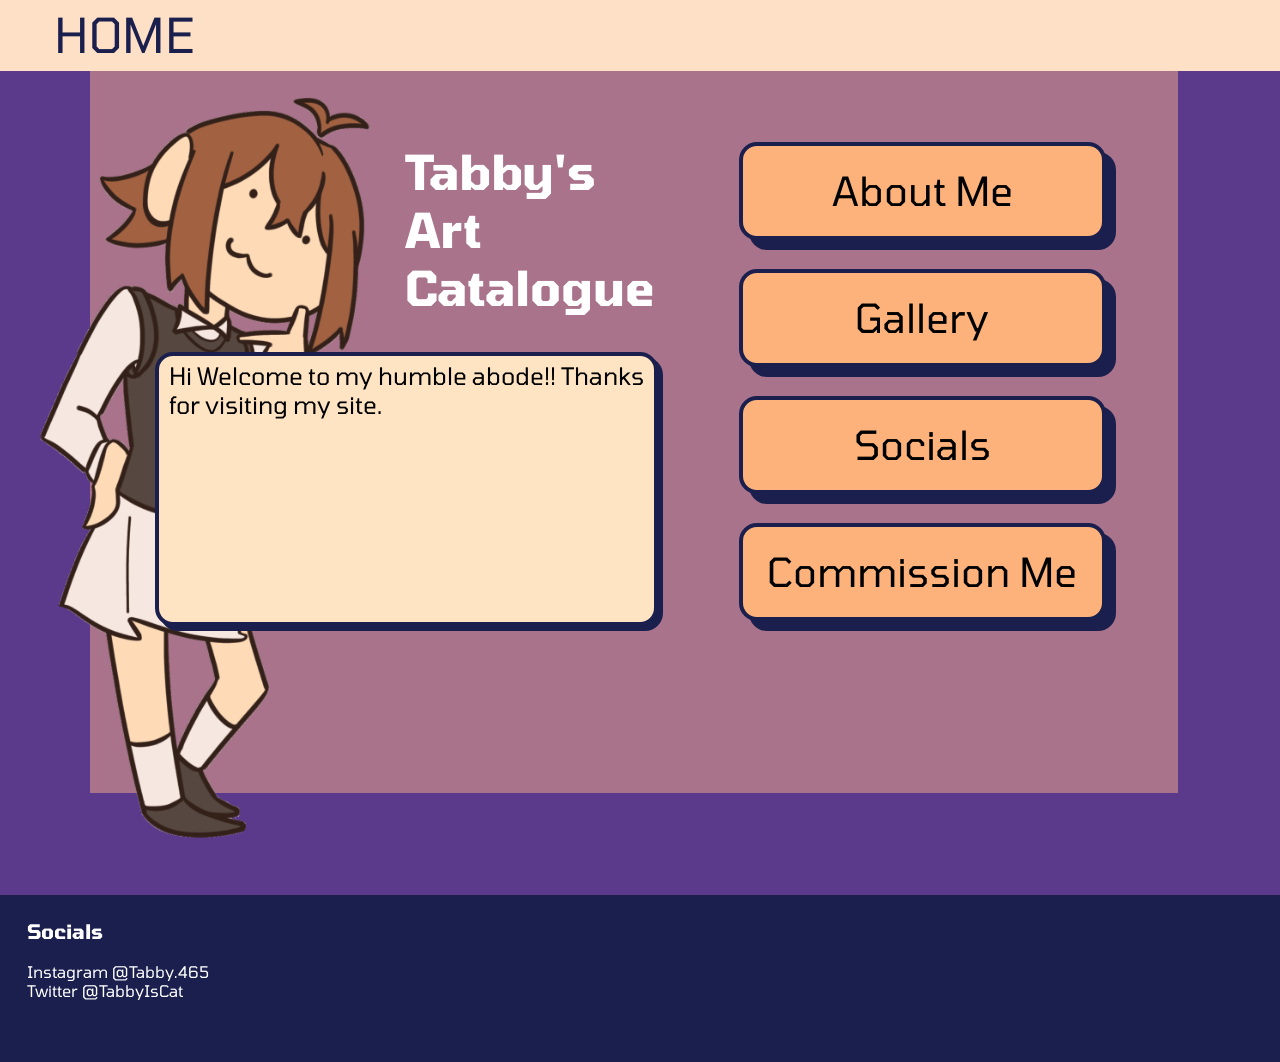
<file: Asg2 FINAL/index.html>
<!DOCTYPE html>
<html lang="en">
    <head>
        <meta charset="utf-8">
        <meta name="viewport" content="width=device-width, initial-scale=1">
        <link rel="preconnect" href="https://fonts.googleapis.com">
        <link rel="preconnect" href="https://fonts.gstatic.com" crossorigin>
        <link href="https://fonts.googleapis.com/css2?family=Tomorrow:ital,wght@0,100;0,200;0,300;0,400;0,500;0,600;0,700;0,800;0,900;1,100;1,200;1,300;1,400;1,500;1,600;1,700;1,800;1,900&display=swap" rel="stylesheet">

        <link rel="stylesheet" type="text/css" href="Assets/style.css" />
        <title>Tabby's Cartalogue HOME</title>

        <style>
            body {
                background-color: #5B3A8C;
            }
        </style>
    </head>

    <body>
        <nav>
            <div id="logo_container">
                <a href="index.html" id="logo">HOME</a>
            </div>
        </nav>
        
        <section id="indexpage">
            <div id="char_sprite_container">
                <img id="sprite1pic" src="Assets/img/sprite.png"></img>
            </div>

            <div id="main_container_bg"></div>

            <main>
                <div id="leftside">
                    <div id="title_container">
                        <h1 id="title">Tabby's Art Catalogue</h1>
                    </div>
                    <div id="chatbox_container">
                        <h2>Hi Welcome to my humble abode!! Thanks for visiting my site.</h2>
                    </div>
                </div>    
                <div id="btn_container">
                    <a href="AM.html" class="home_btn">About Me</a>
                    <a href="Gallery.html" class="home_btn">Gallery</a>
                    <a href="Socials.html" class="home_btn">Socials</a>
                    <a href="CM.html" class="home_btn">Commission Me</a>
                </div>
            </main>
        </section>

        <footer>
            <div class="left_foot">
                <h4>Socials</h4><br>
                <p>Instagram @Tabby.465</p>
                <p>Twitter @TabbyIsCat</p>
            </div>
        </footer>
    </body>
</html>
</file>
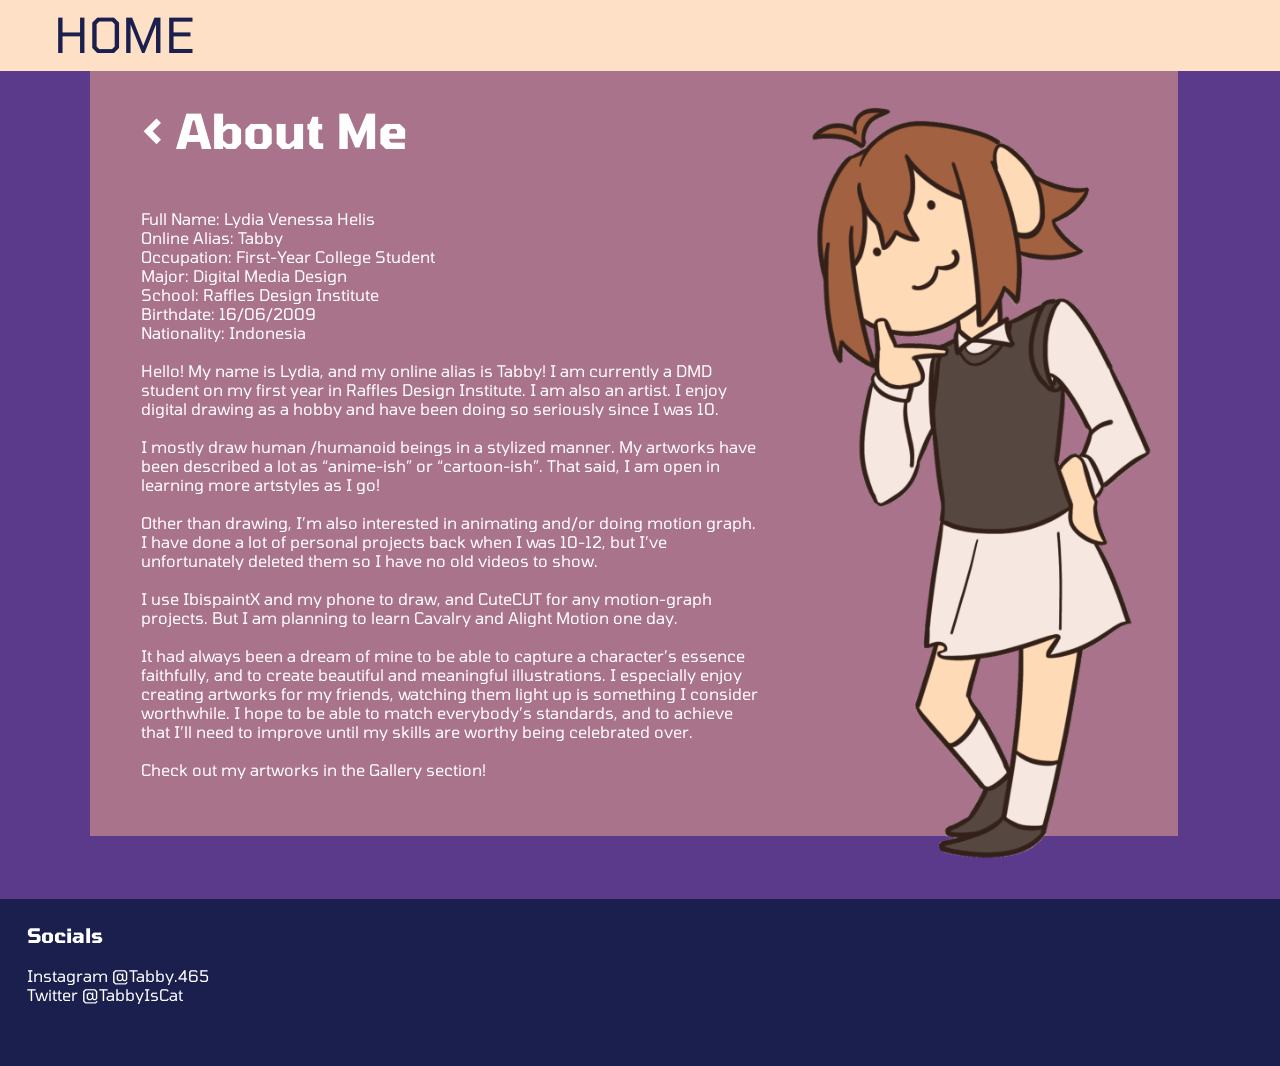
<file: Asg2 FINAL/AM.html>
<!DOCTYPE html>
<html lang="en">
    <head>
        <meta charset="utf-8">
        <meta name="viewport" content="width=device-width, initial-scale=1">
        <link rel="preconnect" href="https://fonts.googleapis.com">
        <link rel="preconnect" href="https://fonts.gstatic.com" crossorigin>
        <link href="https://fonts.googleapis.com/css2?family=Tomorrow:ital,wght@0,100;0,200;0,300;0,400;0,500;0,600;0,700;0,800;0,900;1,100;1,200;1,300;1,400;1,500;1,600;1,700;1,800;1,900&display=swap" rel="stylesheet">

        <link rel="stylesheet" type="text/css" href="Assets/style.css" />
        <title>Tabby's Cartalogue AM</title>

        <style>
            body {
                background-color: #5B3A8C;
            }
        </style>
    </head>

    <body>
        <nav>
            <div id="logo_container">
                <a href="index.html" id="logo">HOME</a>
            </div>
        </nav>

        <section id="Otherpage">
            <div id="main_container_bg"></div>
            <main>
                <div>
                    <h1><a href="index.html" class="back_button"> < About Me</a></h1>
                </div>

                <div id="textbox">
                    <p>
                        Full Name: Lydia Venessa Helis<br>Online Alias: Tabby
                        <br>Occupation: First-Year College Student
                        <br>Major: Digital Media Design
                        <br>School: Raffles Design Institute
                        <br>Birthdate: 16/06/2009
                        <br>Nationality: Indonesia<br><br>Hello! My name is Lydia, and my online 
                        alias is Tabby! I am currently a DMD student on my first year in Raffles 
                        Design Institute. I am also an artist. I enjoy digital drawing as a hobby 
                        and have been doing so seriously since I was 10.<br><br>I mostly draw human
                        /humanoid beings in a stylized manner. My artworks have been described a lot
                         as “anime-ish” or “cartoon-ish”. That said, I am open in learning more 
                         artstyles as I go!<br><br>Other than drawing, I’m also interested in 
                         animating and/or doing motion graph. I have done a lot of personal 
                         projects back when I was 10-12, but I’ve unfortunately deleted them 
                         so I have no old videos to show.<br><br>I use IbispaintX and my phone 
                         to draw, and CuteCUT for any motion-graph projects. But I am planning 
                         to learn Cavalry and Alight Motion one day.<br><br>It had always been a 
                         dream of mine to be able to capture a character’s essence faithfully, and 
                         to create beautiful and meaningful illustrations. I especially enjoy 
                         creating artworks for my friends, watching them light up is something I 
                         consider worthwhile. I hope to be able to match everybody’s standards, 
                         and to achieve that I’ll need to improve until my skills are worthy being 
                         celebrated over.<br><br>Check out my artworks in the Gallery section!
                    </p>
                </div>
                <div id="char_sprite_container">
                    <img id="sprite1pic" src="Assets/img/sprite.png"></img>
                </div>
            </main>
        </section>

        <footer id="Otherpagefooter">
            <div>
                <h4>Socials</h4><br>
                <p>Instagram @Tabby.465</p>
                <p>Twitter @TabbyIsCat</p>
            </div>
        </footer>
    </body>
</html>
</file>
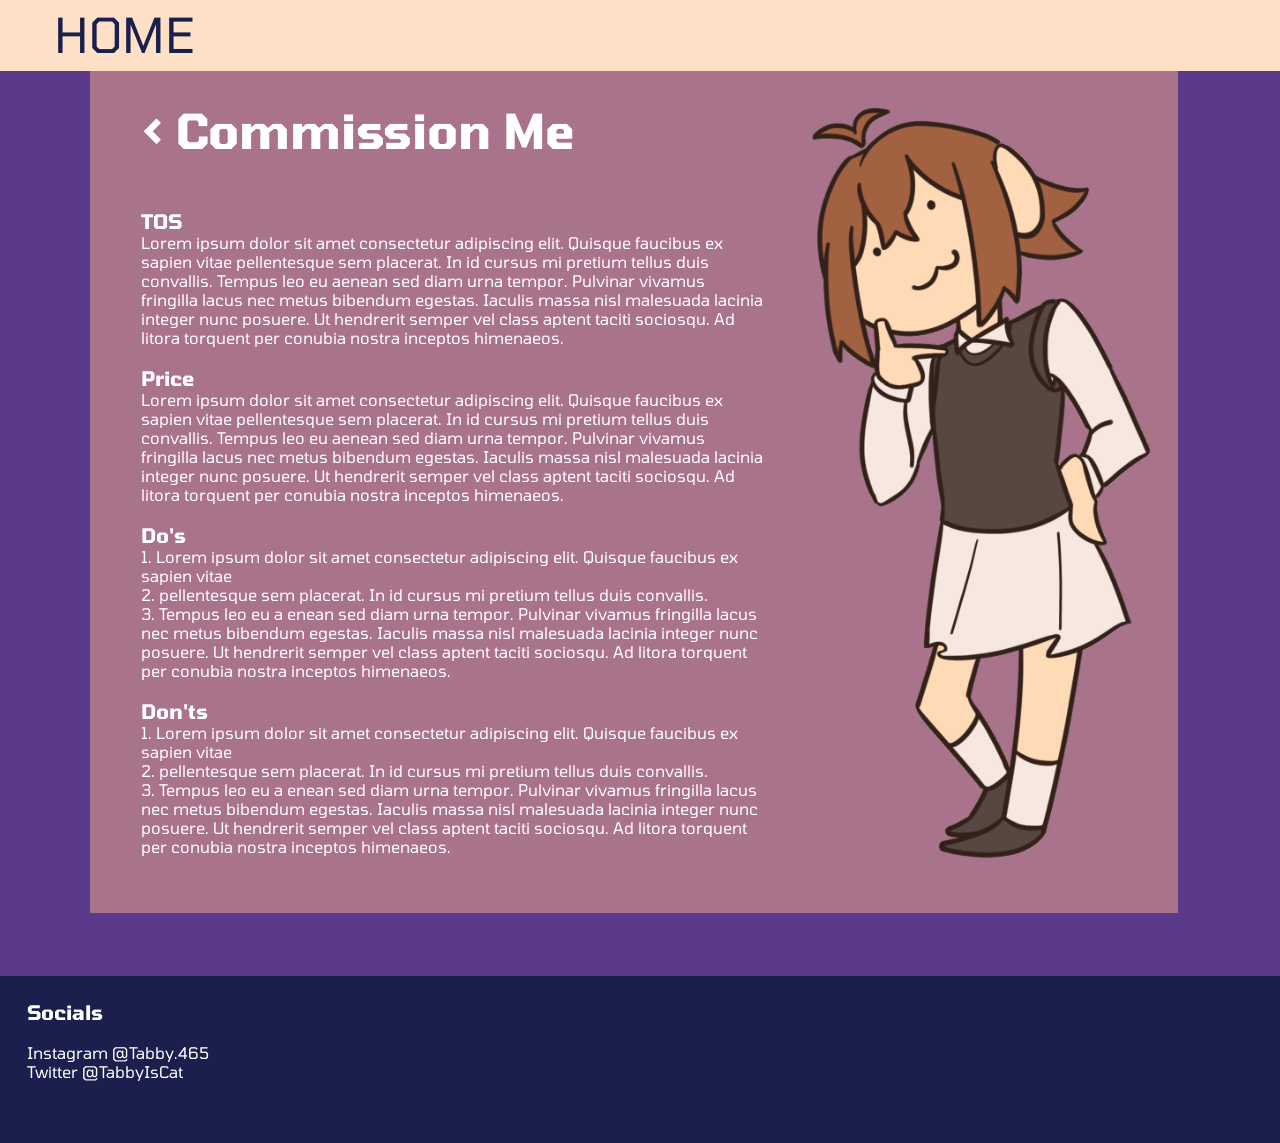
<file: Asg2 FINAL/CM.html>
<!DOCTYPE html>
<html lang="en">
    <head>
        <meta charset="utf-8">
        <meta name="viewport" content="width=device-width, initial-scale=1">
        <link rel="preconnect" href="https://fonts.googleapis.com">
        <link rel="preconnect" href="https://fonts.gstatic.com" crossorigin>
        <link href="https://fonts.googleapis.com/css2?family=Tomorrow:ital,wght@0,100;0,200;0,300;0,400;0,500;0,600;0,700;0,800;0,900;1,100;1,200;1,300;1,400;1,500;1,600;1,700;1,800;1,900&display=swap" rel="stylesheet">

        <link rel="stylesheet" type="text/css" href="Assets/style.css" />
        <title>Tabby's Cartalogue CM</title>

        <style>
            body {
                background-color: #5B3A8C;
            }
        </style>
    </head>

    <body>
        <nav>
            <div id="logo_container">
                <a href="index.html" id="logo">HOME</a>
            </div>
        </nav>

        <section id="Otherpage">
            <div id="main_container_bg"></div>
            <main>
                <div>
                    <h1><a href="index.html" class="back_button"> < Commission Me</a></h1>
                </div>
                <div id="textbox">
                    <h4>TOS</h4>
                    <p>
                        Lorem ipsum dolor sit amet consectetur adipiscing elit. Quisque faucibus ex sapien vitae
                        pellentesque sem placerat. In id cursus mi pretium tellus duis convallis. Tempus leo eu
                        aenean sed diam urna tempor. Pulvinar vivamus fringilla lacus nec metus bibendum egestas.
                        Iaculis massa nisl malesuada lacinia integer nunc posuere. Ut hendrerit semper vel class 
                        aptent taciti sociosqu. Ad litora torquent per conubia nostra inceptos himenaeos.
                    </p><br>
                    <h4>Price</h4>
                    <p>Lorem ipsum dolor sit amet consectetur adipiscing elit. Quisque faucibus ex sapien vitae 
                        pellentesque sem placerat. In id cursus mi pretium tellus duis convallis. Tempus leo eu 
                        aenean sed diam urna tempor. Pulvinar vivamus fringilla lacus nec metus bibendum egestas. 
                        Iaculis massa nisl malesuada lacinia integer nunc posuere. Ut hendrerit semper vel class 
                        aptent taciti sociosqu. Ad litora torquent per conubia nostra inceptos himenaeos.
                    </p><br>
                    <h4>Do's</h4>
                    <p>
                        1. Lorem ipsum dolor sit amet consectetur adipiscing elit. Quisque faucibus ex sapien vitae<br>
                        2. pellentesque sem placerat. In id cursus mi pretium tellus duis convallis. <br>3. Tempus leo eu a
                        enean sed diam urna tempor. Pulvinar vivamus fringilla lacus nec metus bibendum egestas. 
                        Iaculis massa nisl malesuada lacinia integer nunc posuere. Ut hendrerit semper vel class 
                        aptent taciti sociosqu. Ad litora torquent per conubia nostra inceptos himenaeos.
                    </p><br>
                    <h4>Don'ts</h4>
                    <p>
                        1. Lorem ipsum dolor sit amet consectetur adipiscing elit. Quisque faucibus ex sapien vitae<br>
                        2. pellentesque sem placerat. In id cursus mi pretium tellus duis convallis. <br>3. Tempus leo eu a
                        enean sed diam urna tempor. Pulvinar vivamus fringilla lacus nec metus bibendum egestas. 
                        Iaculis massa nisl malesuada lacinia integer nunc posuere. Ut hendrerit semper vel class 
                        aptent taciti sociosqu. Ad litora torquent per conubia nostra inceptos himenaeos.
                    </p>
                </div>
                <div id="char_sprite_container">
                    <img id="sprite1pic" src="Assets/img/sprite.png"></img>
                </div>
            </main>
        </section>

        <footer id="Otherpagefooter">
            <div class="left_foot">
                <h4>Socials</h4><br>
                <p>Instagram @Tabby.465</p>
                <p>Twitter @TabbyIsCat</p>
            </div>
        </footer>
    </body>
</html>
</file>
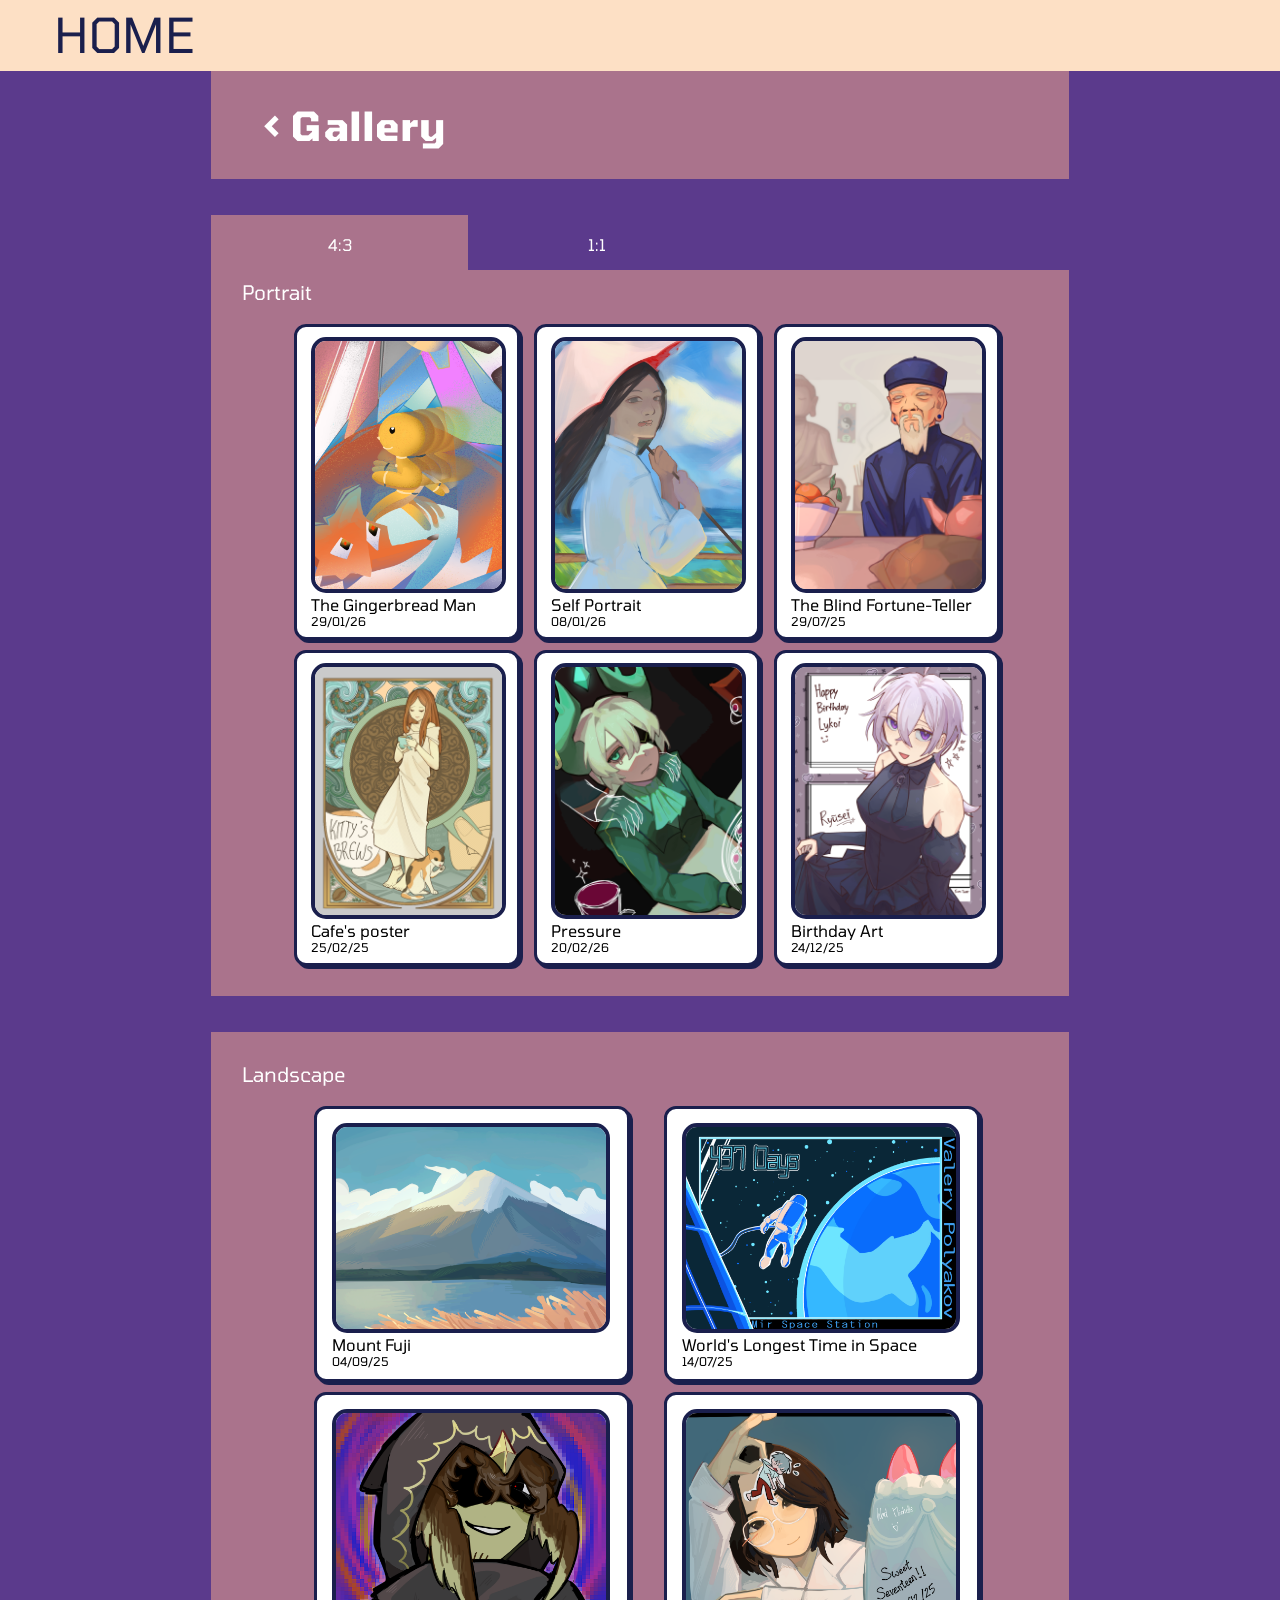
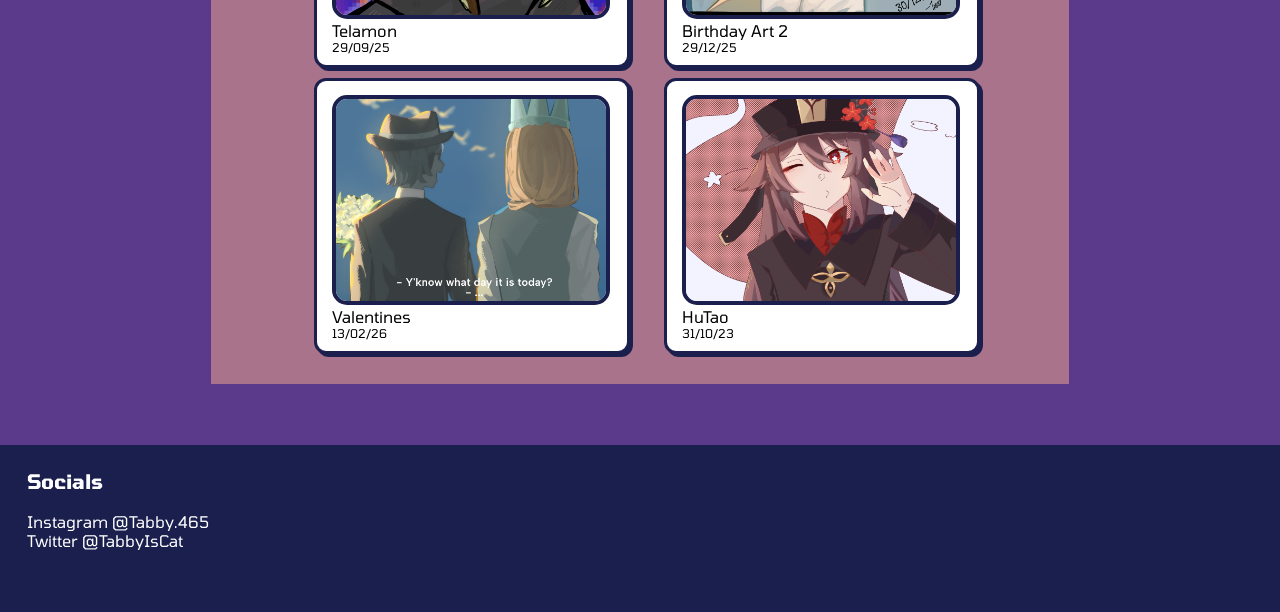
<file: Asg2 FINAL/Gallery.html>
<!DOCTYPE html>
<html lang="en">
    <head>
        <meta charset="utf-8">
        <meta name="viewport" content="width=device-width, initial-scale=1">
        <link rel="preconnect" href="https://fonts.googleapis.com">
        <link rel="preconnect" href="https://fonts.gstatic.com" crossorigin>
        <link href="https://fonts.googleapis.com/css2?family=Tomorrow:ital,wght@0,100;0,200;0,300;0,400;0,500;0,600;0,700;0,800;0,900;1,100;1,200;1,300;1,400;1,500;1,600;1,700;1,800;1,900&display=swap" rel="stylesheet">

        <link rel="stylesheet" type="text/css" href="Assets/gstyle.css" />
        <title>Tabby's Cartalogue Gallery</title>

        <style>
            body {
                background-color: #5B3A8C;
            }
        </style>
    </head>

    <body>
        <nav>
            <div id="logo_container">
                <a href="index.html" id="logo">HOME</a>
            </div>
        </nav>

        <section id="first_sect">
            <main>
                <h1><a href="index.html" class="back_button"> < Gallery</a></h1>
            </main>
        </section>

        <section id="second_sect">
            <main>
                <div id="gallopt_parent">
                    <div id="galleryoption_one">
                        <h5>4:3</h5>
                    </div>
                    <div id="galleryoption_two">
                        <h7><a href="onetoone.html" class="gallery_button">1:1</a></h7>
                    </div>
                    </div>
                </div>
            </main>
        </section>

        <section id="third_sect">
            <main>
                <h2>Portrait</h2>
                <div class="cardbase_parent">
                    <div class="card_portrait43" id="openmodal_p1">
                        <div class="picparent_p43">
                            <img src="Assets/img/43P9.png" class="img">
                        </div>
                        <h3>The Gingerbread Man</h3>
                        <h6>29/01/26</h6>
                    </div>
                    <div class="card_portrait43" id="openmodal_p2">
                        <div class="picparent_p43">
                            <img src="Assets/img/43P8.png" class="img">
                        </div>
                        <h3>Self Portrait</h3>
                        <h6>08/01/26</h6>
                    </div>
                    <div class="card_portrait43" id="openmodal_p3">
                        <div class="picparent_p43">
                            <img src="Assets/img/43P5.png" class="img">
                        </div>
                        <h3>The Blind Fortune-Teller</h3>
                        <h6>29/07/25</h6>
                    </div>
                    <div class="card_portrait43" id="openmodal_p4">
                        <div class="picparent_p43">
                            <img src="Assets/img/43P3.png" class="img">
                        </div>
                        <h3>Cafe's poster</h3>
                        <h6>25/02/25</h6>
                    </div>
                    <div class="card_portrait43" id="openmodal_p5">
                        <div class="picparent_p43">
                            <img src="Assets/img/43P10.png" class="img">
                        </div>
                        <h3>Pressure</h3>
                        <h6>20/02/26</h6>
                    </div>
                    <div class="card_portrait43" id="openmodal_p6">
                        <div class="picparent_p43">
                            <img src="Assets/img/43P1.png" class="img">
                        </div>
                        <h3>Birthday Art</h3>
                        <h6>24/12/25</h6>
                    </div>
                </div>
            </main>
        </section>

        <section id="fourth_sect">
            <main>
                <h2>Landscape</h2>
                <div class="cardbase_parent">
                    <div class="card_landscape43" id="openmodal_l1">
                        <div class="picparent_l43">
                            <img src="Assets/img/43L2.png" class="img">
                        </div>
                        <h3>Mount Fuji</h3>
                        <h6>04/09/25</h6>
                    </div>
                    <div class="card_landscape43" id="openmodal_l2">
                        <div class="picparent_l43">
                            <img src="Assets/img/43L3.png" class="img">
                        </div>
                        <h3>World's Longest Time in Space</h3>
                        <h6>14/07/25</h6>
                    </div>
                    <div class="card_landscape43" id="openmodal_l3">
                        <div class="picparent_l43">
                            <img src="Assets/img/43L4.png" class="img">
                        </div>
                        <h3>Telamon</h3>
                        <h6>29/09/25</h6>
                    </div>
                    <div class="card_landscape43" id="openmodal_l4">
                        <div class="picparent_l43">
                            <img src="Assets/img/43L6.png" class="img">
                        </div>
                        <h3>Birthday Art 2</h3>
                        <h6>29/12/25</h6>
                    </div>
                    <div class="card_landscape43" id="openmodal_l5">
                        <div class="picparent_l43">
                            <img src="Assets/img/43L7.png" class="img">
                        </div>
                        <h3>Valentines</h3>
                        <h6>13/02/26</h6>
                    </div>
                    <div class="card_landscape43" id="openmodal_l6">
                        <div class="picparent_l43">
                            <img src="Assets/img/43L1.png" class="img">
                        </div>
                        <h3>HuTao</h3>
                        <h6>31/10/23</h6>
                    </div>
                </div>
            </main>

            <div class="modal" id="modal_p1">
                <button class="closemodal" id="closemodal_p1">Return</button>
                <div class="modal_parent">
                    <div class="modal_picture_p">
                        <img src="Assets/img/43P9.png" class="img1">
                    </div>
                    <div class="modal_description">
                        <h2>Title: The Gingerbread Man</h2>
                        <h2>Date: 29/01/26</h2><br><br>
                        <h2>Description: Lorem ipsum dolor sit amet, consectetur adipiscing elit, sed do eiusmod tempor incididunt ut labore et dolore magna aliqua. Ut enim ad minim veniam, quis nostrud exercitation ullamco laboris nisi ut aliquip ex ea commodo consequat. Duis aute irure dolor in reprehenderit in voluptate velit esse cillum dolore eu fugiat nulla pariatur. Excepteur sint occaecat cupidatat non proident, sunt in culpa qui officia deserunt mollit anim id est laborum.</h2>
                    </div>
                </div>
            </div>
            <div class="modal" id="modal_p2">
                <button class="closemodal" id="closemodal_p2">Return</button>
                <div class="modal_parent">
                    <div class="modal_picture_p">
                        <img src="Assets/img/43P8.png" class="img1">
                    </div>
                    <div class="modal_description">
                        <h2>Title: Self Portrait</h2>
                        <h2>Date: 08/01/26</h2><br><br>
                        <h2>Description: Lorem ipsum dolor sit amet, consectetur adipiscing elit, sed do eiusmod tempor incididunt ut labore et dolore magna aliqua. Ut enim ad minim veniam, quis nostrud exercitation ullamco laboris nisi ut aliquip ex ea commodo consequat. Duis aute irure dolor in reprehenderit in voluptate velit esse cillum dolore eu fugiat nulla pariatur. Excepteur sint occaecat cupidatat non proident, sunt in culpa qui officia deserunt mollit anim id est laborum.</h2>
                    </div>
                </div>
            </div>
            <div class="modal" id="modal_p3">
                <button class="closemodal" id="closemodal_p3">Return</button>
                <div class="modal_parent">
                    <div class="modal_picture_p">
                        <img src="Assets/img/43P5.png" class="img1">
                    </div>
                    <div class="modal_description">
                        <h2>Title: The Blind Fortune-Teller</h2>
                        <h2>Date: 29/07/25</h2><br><br>
                        <h2>Description: Lorem ipsum dolor sit amet, consectetur adipiscing elit, sed do eiusmod tempor incididunt ut labore et dolore magna aliqua. Ut enim ad minim veniam, quis nostrud exercitation ullamco laboris nisi ut aliquip ex ea commodo consequat. Duis aute irure dolor in reprehenderit in voluptate velit esse cillum dolore eu fugiat nulla pariatur. Excepteur sint occaecat cupidatat non proident, sunt in culpa qui officia deserunt mollit anim id est laborum.</h2>
                    </div>
                </div>
            </div>
            <div class="modal" id="modal_p4">
                <button class="closemodal" id="closemodal_p4">Return</button>
                <div class="modal_parent">
                    <div class="modal_picture_p">
                        <img src="Assets/img/43P3.png" class="img1">
                    </div>
                    <div class="modal_description">
                        <h2>Title: Cafe's poster</h2>
                        <h2>Date: 25/02/25</h2><br><br>
                        <h2>Description: Lorem ipsum dolor sit amet, consectetur adipiscing elit, sed do eiusmod tempor incididunt ut labore et dolore magna aliqua. Ut enim ad minim veniam, quis nostrud exercitation ullamco laboris nisi ut aliquip ex ea commodo consequat. Duis aute irure dolor in reprehenderit in voluptate velit esse cillum dolore eu fugiat nulla pariatur. Excepteur sint occaecat cupidatat non proident, sunt in culpa qui officia deserunt mollit anim id est laborum.</h2>
                    </div>
                </div>
            </div>
            <div class="modal" id="modal_p5">
                <button class="closemodal" id="closemodal_p5">Return</button>
                <div class="modal_parent">
                    <div class="modal_picture_p">
                        <img src="Assets/img/43P10.png" class="img1">
                    </div>
                    <div class="modal_description">
                        <h2>Title: Pressure</h2>
                        <h2>Date: 20/02/26</h2><br><br>
                        <h2>Description: Lorem ipsum dolor sit amet, consectetur adipiscing elit, sed do eiusmod tempor incididunt ut labore et dolore magna aliqua. Ut enim ad minim veniam, quis nostrud exercitation ullamco laboris nisi ut aliquip ex ea commodo consequat. Duis aute irure dolor in reprehenderit in voluptate velit esse cillum dolore eu fugiat nulla pariatur. Excepteur sint occaecat cupidatat non proident, sunt in culpa qui officia deserunt mollit anim id est laborum.</h2>
                    </div>
                </div>
            </div>
            <div class="modal" id="modal_p6">
                <button class="closemodal" id="closemodal_p6">Return</button>
                <div class="modal_parent">
                    <div class="modal_picture_p">
                        <img src="Assets/img/43P1.png" class="img1">
                    </div>
                    <div class="modal_description">
                        <h2>Title: Birthday Art</h2>
                        <h2>Date: 24/12/25</h2><br><br>
                        <h2>Description: Lorem ipsum dolor sit amet, consectetur adipiscing elit, sed do eiusmod tempor incididunt ut labore et dolore magna aliqua. Ut enim ad minim veniam, quis nostrud exercitation ullamco laboris nisi ut aliquip ex ea commodo consequat. Duis aute irure dolor in reprehenderit in voluptate velit esse cillum dolore eu fugiat nulla pariatur. Excepteur sint occaecat cupidatat non proident, sunt in culpa qui officia deserunt mollit anim id est laborum.</h2>
                    </div>
                </div>
            </div>

            <div class="modal" id="modal_l1">
                <button class="closemodal" id="closemodal_l1">Return</button>
                <div class="modal_parent">
                    <div class="modal_picture_l">
                        <img src="Assets/img/43L2.png" class="img1">
                    </div>
                    <div class="modal_description">
                        <h2>Title: Mount Fuji</h2>
                        <h2>Date: 04/09/25</h2><br><br>
                        <h2>Description: Lorem ipsum dolor sit amet, consectetur adipiscing elit, sed do eiusmod tempor incididunt ut labore et dolore magna aliqua. Ut enim ad minim veniam, quis nostrud exercitation ullamco laboris nisi ut aliquip ex ea commodo consequat. Duis aute irure dolor in reprehenderit in voluptate velit esse cillum dolore eu fugiat nulla pariatur. Excepteur sint occaecat cupidatat non proident, sunt in culpa qui officia deserunt mollit anim id est laborum.</h2>
                    </div>
                </div>
            </div>            
            <div class="modal" id="modal_l2">
                <button class="closemodal" id="closemodal_l2">Return</button>
                <div class="modal_parent">
                    <div class="modal_picture_l">
                        <img src="Assets/img/43L3.png" class="img1">
                    </div>
                    <div class="modal_description">
                        <h2>Title: World's Longest Time in Space</h2>
                        <h2>Date: 14/07/25</h2><br><br>
                        <h2>Description: Lorem ipsum dolor sit amet, consectetur adipiscing elit, sed do eiusmod tempor incididunt ut labore et dolore magna aliqua. Ut enim ad minim veniam, quis nostrud exercitation ullamco laboris nisi ut aliquip ex ea commodo consequat. Duis aute irure dolor in reprehenderit in voluptate velit esse cillum dolore eu fugiat nulla pariatur. Excepteur sint occaecat cupidatat non proident, sunt in culpa qui officia deserunt mollit anim id est laborum.</h2>
                    </div>
                </div>
            </div> 
            <div class="modal" id="modal_l3">
                <button class="closemodal" id="closemodal_l3">Return</button>
                <div class="modal_parent">
                    <div class="modal_picture_l">
                        <img src="Assets/img/43L4.png" class="img1">
                    </div>
                    <div class="modal_description">
                        <h2>Title: Telamon</h2>
                        <h2>Date: 29/09/25</h2><br><br>
                        <h2>Description: Lorem ipsum dolor sit amet, consectetur adipiscing elit, sed do eiusmod tempor incididunt ut labore et dolore magna aliqua. Ut enim ad minim veniam, quis nostrud exercitation ullamco laboris nisi ut aliquip ex ea commodo consequat. Duis aute irure dolor in reprehenderit in voluptate velit esse cillum dolore eu fugiat nulla pariatur. Excepteur sint occaecat cupidatat non proident, sunt in culpa qui officia deserunt mollit anim id est laborum.</h2>
                    </div>
                </div>
            </div> 
            <div class="modal" id="modal_l4">
                <button class="closemodal" id="closemodal_l4">Return</button>
                <div class="modal_parent">
                    <div class="modal_picture_l">
                        <img src="Assets/img/43L6.png" class="img1">
                    </div>
                    <div class="modal_description">
                        <h2>Title: Birthday Art 2</h2>
                        <h2>Date: 29/12/25</h2><br><br>
                        <h2>Description: Lorem ipsum dolor sit amet, consectetur adipiscing elit, sed do eiusmod tempor incididunt ut labore et dolore magna aliqua. Ut enim ad minim veniam, quis nostrud exercitation ullamco laboris nisi ut aliquip ex ea commodo consequat. Duis aute irure dolor in reprehenderit in voluptate velit esse cillum dolore eu fugiat nulla pariatur. Excepteur sint occaecat cupidatat non proident, sunt in culpa qui officia deserunt mollit anim id est laborum.</h2>
                    </div>
                </div>
            </div> 
            <div class="modal" id="modal_l5">
                <button class="closemodal" id="closemodal_l5">Return</button>
                <div class="modal_parent">
                    <div class="modal_picture_l">
                        <img src="Assets/img/43L7.png" class="img1">
                    </div>
                    <div class="modal_description">
                        <h2>Title: Valentines</h2>
                        <h2>Date: 13/02/26</h2><br><br>
                        <h2>Description: Lorem ipsum dolor sit amet, consectetur adipiscing elit, sed do eiusmod tempor incididunt ut labore et dolore magna aliqua. Ut enim ad minim veniam, quis nostrud exercitation ullamco laboris nisi ut aliquip ex ea commodo consequat. Duis aute irure dolor in reprehenderit in voluptate velit esse cillum dolore eu fugiat nulla pariatur. Excepteur sint occaecat cupidatat non proident, sunt in culpa qui officia deserunt mollit anim id est laborum.</h2>
                    </div>
                </div>
            </div> 
            <div class="modal" id="modal_l6">
                <button class="closemodal" id="closemodal_l6">Return</button>
                <div class="modal_parent">
                    <div class="modal_picture_l">
                        <img src="Assets/img/43L1.png" class="img1">
                    </div>
                    <div class="modal_description">
                        <h2>Title: HuTao</h2>
                        <h2>Date: 31/10/23</h2><br><br>
                        <h2>Description: Lorem ipsum dolor sit amet, consectetur adipiscing elit, sed do eiusmod tempor incididunt ut labore et dolore magna aliqua. Ut enim ad minim veniam, quis nostrud exercitation ullamco laboris nisi ut aliquip ex ea commodo consequat. Duis aute irure dolor in reprehenderit in voluptate velit esse cillum dolore eu fugiat nulla pariatur. Excepteur sint occaecat cupidatat non proident, sunt in culpa qui officia deserunt mollit anim id est laborum.</h2>
                    </div>
                </div>
            </div> 
            
        </section>
        
        <footer>
            <div class="left_foot">
                <h4>Socials</h4><br>
                <p>Instagram @Tabby.465</p>
                <p>Twitter @TabbyIsCat</p>
            </div>
        </footer>
    </body>

    <script>
        const openBtn_p1 = document.getElementById("openmodal_p1");
        const openBtn_p2 = document.getElementById("openmodal_p2");
        const openBtn_p3 = document.getElementById("openmodal_p3");
        const openBtn_p4 = document.getElementById("openmodal_p4");
        const openBtn_p5 = document.getElementById("openmodal_p5");
        const openBtn_p6 = document.getElementById("openmodal_p6");

        const closeBtn_p1 = document.getElementById("closemodal_p1");
        const closeBtn_p2 = document.getElementById("closemodal_p2");
        const closeBtn_p3 = document.getElementById("closemodal_p3");
        const closeBtn_p4 = document.getElementById("closemodal_p4");
        const closeBtn_p5 = document.getElementById("closemodal_p5");     
        const closeBtn_p6 = document.getElementById("closemodal_p6");    
        
        const modal_p1 = document.getElementById("modal_p1")
        const modal_p2 = document.getElementById("modal_p2")
        const modal_p3 = document.getElementById("modal_p3")
        const modal_p4 = document.getElementById("modal_p4")
        const modal_p5 = document.getElementById("modal_p5")
        const modal_p6 = document.getElementById("modal_p6")

        openBtn_p1.addEventListener("click", () => {
            modal_p1.classList.add("open");
        });
        closeBtn_p1.addEventListener("click", () => {
            modal_p1.classList.remove("open");
        });
        openBtn_p2.addEventListener("click", () => {
            modal_p2.classList.add("open");
        });
        closeBtn_p2.addEventListener("click", () => {
            modal_p2.classList.remove("open");
        });
        openBtn_p3.addEventListener("click", () => {
            modal_p3.classList.add("open");
        });
        closeBtn_p3.addEventListener("click", () => {
            modal_p3.classList.remove("open");
        });
        openBtn_p4.addEventListener("click", () => {
            modal_p4.classList.add("open");
        });
        closeBtn_p4.addEventListener("click", () => {
            modal_p4.classList.remove("open");
        });
        openBtn_p5.addEventListener("click", () => {
            modal_p5.classList.add("open");
        });
        closeBtn_p5.addEventListener("click", () => {
            modal_p5.classList.remove("open");
        });
        openBtn_p6.addEventListener("click", () => {
            modal_p6.classList.add("open");
        });
        closeBtn_p6.addEventListener("click", () => {
            modal_p6.classList.remove("open");
        });

        const openBtn_l1 = document.getElementById("openmodal_l1");
        const openBtn_l2 = document.getElementById("openmodal_l2");
        const openBtn_l3 = document.getElementById("openmodal_l3");
        const openBtn_l4 = document.getElementById("openmodal_l4");
        const openBtn_l5 = document.getElementById("openmodal_l5");
        const openBtn_l6 = document.getElementById("openmodal_l6");

        const closeBtn_l1 = document.getElementById("closemodal_l1")
        const closeBtn_l2 = document.getElementById("closemodal_l2")
        const closeBtn_l3 = document.getElementById("closemodal_l3")
        const closeBtn_l4 = document.getElementById("closemodal_l4")
        const closeBtn_l5 = document.getElementById("closemodal_l5")
        const closeBtn_l6 = document.getElementById("closemodal_l6")

        const modal_l1 = document.getElementById("modal_l1")
        const modal_l2 = document.getElementById("modal_l2")
        const modal_l3 = document.getElementById("modal_l3")
        const modal_l4 = document.getElementById("modal_l4")
        const modal_l5 = document.getElementById("modal_l5")
        const modal_l6 = document.getElementById("modal_l6")

        openBtn_l1.addEventListener("click", () => {
            modal_l1.classList.add("open");
        });
        closeBtn_l1.addEventListener("click", () => {
            modal_l1.classList.remove("open");
        });
        openBtn_l2.addEventListener("click", () => {
            modal_l2.classList.add("open");
        });
        closeBtn_l2.addEventListener("click", () => {
            modal_l2.classList.remove("open");
        });
        openBtn_l3.addEventListener("click", () => {
            modal_l3.classList.add("open");
        });
        closeBtn_l3.addEventListener("click", () => {
            modal_l3.classList.remove("open");
        });
        openBtn_l4.addEventListener("click", () => {
            modal_l4.classList.add("open");
        });
        closeBtn_l4.addEventListener("click", () => {
            modal_l4.classList.remove("open");
        });
        openBtn_l5.addEventListener("click", () => {
            modal_l5.classList.add("open");
        });
        closeBtn_l5.addEventListener("click", () => {
            modal_l5.classList.remove("open");
        });
        openBtn_l6.addEventListener("click", () => {
            modal_l6.classList.add("open");
        });
        closeBtn_l6.addEventListener("click", () => {
            modal_l6.classList.remove("open");
        });
    </script>
</html>
</file>
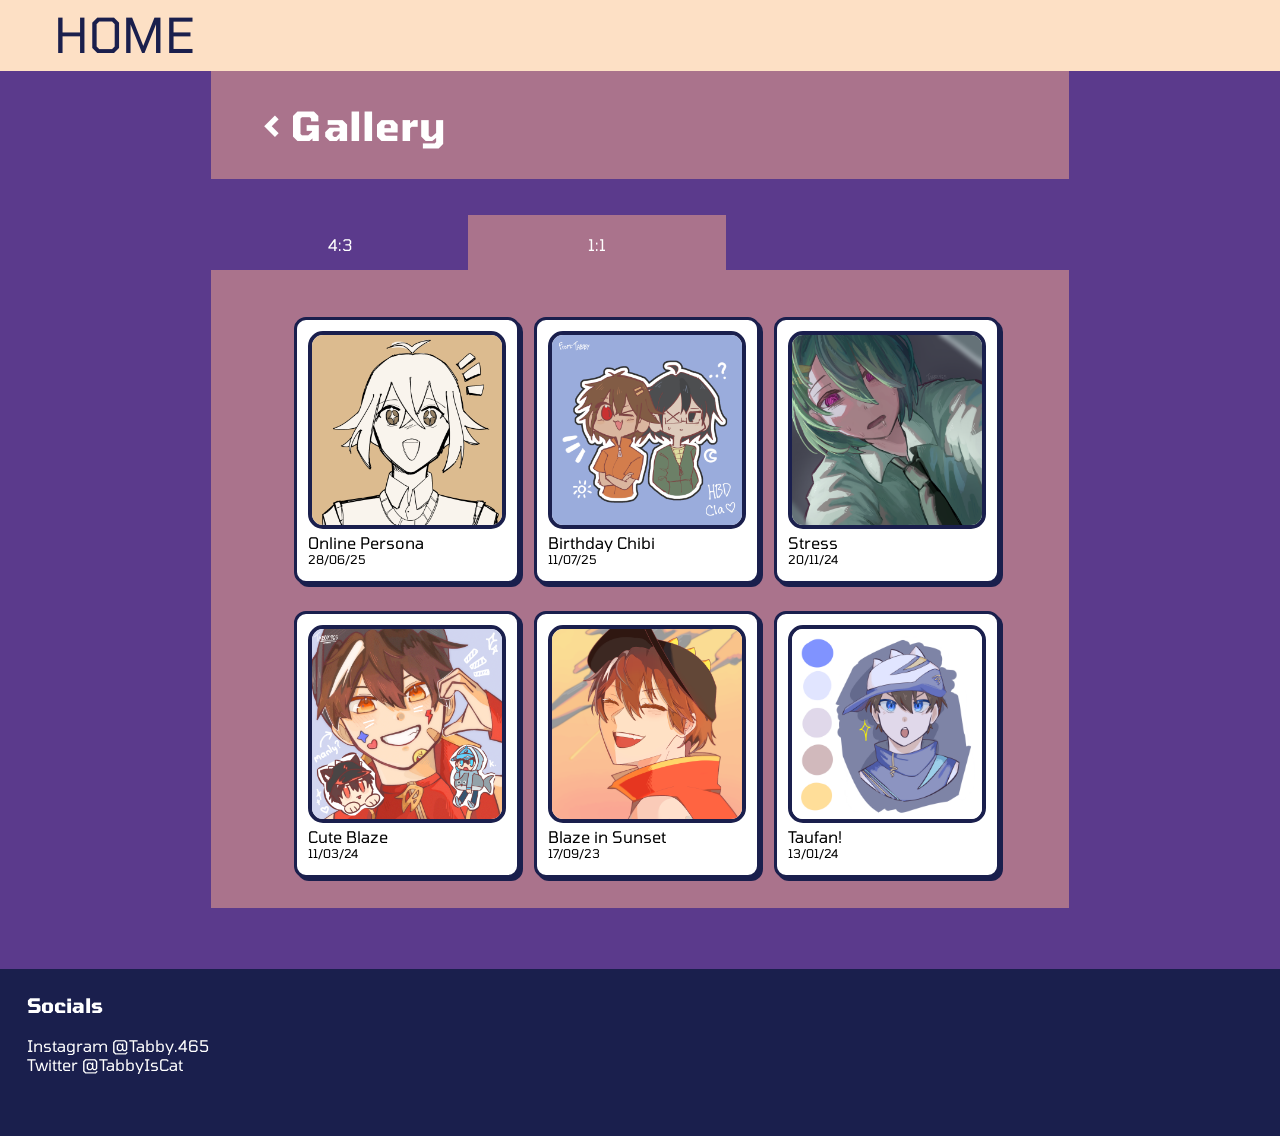
<file: Asg2 FINAL/onetoone.html>
<!DOCTYPE html>
<html lang="en">
    <head>
        <meta charset="utf-8">
        <meta name="viewport" content="width=device-width, initial-scale=1">
        <link rel="preconnect" href="https://fonts.googleapis.com">
        <link rel="preconnect" href="https://fonts.gstatic.com" crossorigin>
        <link href="https://fonts.googleapis.com/css2?family=Tomorrow:ital,wght@0,100;0,200;0,300;0,400;0,500;0,600;0,700;0,800;0,900;1,100;1,200;1,300;1,400;1,500;1,600;1,700;1,800;1,900&display=swap" rel="stylesheet">

        <link rel="stylesheet" type="text/css" href="Assets/g11style.css" />
        <title>Tabby's Cartalogue Gallery</title>

        <style>
            body {
                background-color: #5B3A8C;
            }
        </style>
    </head>

    <body>
        <nav>
            <div id="logo_container">
                <a href="index.html" id="logo">HOME</a>
            </div>
        </nav>

        <section id="first_sect">
            <main>
                <h1><a href="index.html" class="back_button"> < Gallery</a></h1>
            </main>
        </section>

        <section id="second_sect">
            <main>
                <div id="gallopt_parent">
                    <div id="galleryoption_one">
                        <h5><a href="Gallery.html" class="gallery_button">4:3</a></h5>
                    </div>
                    <div id="galleryoption_two">
                        <h7>1:1</h7>
                    </div>
                </div>
            </main>
        </section>

        <section id="third_sect">
            <main>
                <div class="cardbase_parent">
                    <div class="card11" id="openmodal1">
                        <div class="picparent_11">
                            <img src="Assets/img/11 5.png" class="img">
                        </div>
                        <h3>Online Persona</h3>
                        <h6>28/06/25</h6>
                    </div>
                    <div class="card11" id="openmodal2">
                        <div class="picparent_11">
                            <img src="Assets/img/11 6.png" class="img">
                        </div>
                        <h3>Birthday Chibi</h3>
                        <h6>11/07/25</h6>
                    </div>
                    <div class="card11" id="openmodal3">
                        <div class="picparent_11">
                            <img src="Assets/img/11 7.png" class="img">
                        </div>
                        <h3>Stress</h3>
                        <h6>20/11/24</h6>
                    </div>
                    <div class="card11" id="openmodal4">
                        <div class="picparent_11">
                            <img src="Assets/img/11 8.png" class="img">
                        </div>
                        <h3>Cute Blaze</h3>
                        <h6>11/03/24</h6>
                    </div>
                    <div class="card11" id="openmodal5">
                        <div class="picparent_11">
                            <img src="Assets/img/11 1.png" class="img">
                        </div>
                        <h3>Blaze in Sunset</h3>
                        <h6>17/09/23</h6>
                    </div>
                    <div class="card11" id="openmodal6">
                        <div class="picparent_11">
                            <img src="Assets/img/11 3.png" class="img">
                        </div>
                        <h3>Taufan!</h3>
                        <h6>13/01/24</h6>
                    </div>
                </div>
            </main>

            <div class="modal" id="modal1">
                <button class="closemodal" id="closemodal1">Return</button>
                <div class="modal_parent">
                    <div class="modal_picture" id="modal_picture">
                        <img src="Assets/img/11 5.png" class="img1">
                    </div>
                    <div class="modal_description" id="modal_description">
                        <h2>Title: Online Persona!</h2>
                        <h2>Date: 28/06/25</h2><br><br>
                        <h2>Description: A head-shot sketch of my online persona, Tabby.</h2>
                    </div>
                </div>
            </div>
            <div class="modal" id="modal2">
                <button class="closemodal" id="closemodal2">Return</button>
                <div class="modal_parent">
                    <div class="modal_picture" id="modal_picture">
                        <img src="Assets/img/11 6.png" class="img1">
                    </div>
                    <div class="modal_description" id="modal_description">
                        <h2>Title: Birthday Chibi</h2>
                        <h2>Date: 11/07/25</h2><br><br>
                        <h2>Description: Lorem ipsum dolor sit amet, consectetur adipiscing elit, sed do eiusmod tempor incididunt ut labore et dolore magna aliqua. Ut enim ad minim veniam, quis nostrud exercitation ullamco laboris nisi ut aliquip ex ea commodo consequat. Duis aute irure dolor in reprehenderit in voluptate velit esse cillum dolore eu fugiat nulla pariatur. Excepteur sint occaecat cupidatat non proident, sunt in culpa qui officia deserunt mollit anim id est laborum.</h2>
                    </div>
                </div>
            </div>
            <div class="modal" id="modal3">
                <button class="closemodal" id="closemodal3">Return</button>
                <div class="modal_parent">
                    <div class="modal_picture" id="modal_picture">
                        <img src="Assets/img/11 7.png" class="img1">
                    </div>
                    <div class="modal_description" id="modal_description">
                        <h2>Title: Stress</h2>
                        <h2>Date: 20/11/24</h2><br><br>
                        <h2>Description: Lorem ipsum dolor sit amet, consectetur adipiscing elit, sed do eiusmod tempor incididunt ut labore et dolore magna aliqua. Ut enim ad minim veniam, quis nostrud exercitation ullamco laboris nisi ut aliquip ex ea commodo consequat. Duis aute irure dolor in reprehenderit in voluptate velit esse cillum dolore eu fugiat nulla pariatur. Excepteur sint occaecat cupidatat non proident, sunt in culpa qui officia deserunt mollit anim id est laborum.</h2>
                    </div>
                </div>
            </div>
            <div class="modal" id="modal4">
                <button class="closemodal" id="closemodal4">Return</button>
                <div class="modal_parent">
                    <div class="modal_picture" id="modal_picture">
                        <img src="Assets/img/11 8.png" class="img1">
                    </div>
                    <div class="modal_description" id="modal_description">
                        <h2>Title: Cute Blaze</h2>
                        <h2>Date: 11/03/24</h2><br><br>
                        <h2>Description: Lorem ipsum dolor sit amet, consectetur adipiscing elit, sed do eiusmod tempor incididunt ut labore et dolore magna aliqua. Ut enim ad minim veniam, quis nostrud exercitation ullamco laboris nisi ut aliquip ex ea commodo consequat. Duis aute irure dolor in reprehenderit in voluptate velit esse cillum dolore eu fugiat nulla pariatur. Excepteur sint occaecat cupidatat non proident, sunt in culpa qui officia deserunt mollit anim id est laborum.</h2>
                    </div>
                </div>
            </div>
            <div class="modal" id="modal5">
                <button class="closemodal" id="closemodal5">Return</button>
                <div class="modal_parent">
                    <div class="modal_picture" id="modal_picture">
                        <img src="Assets/img/11 1.png" class="img1">
                    </div>
                    <div class="modal_description" id="modal_description">
                        <h2>Title: Blaze in Sunset</h2>
                        <h2>Date: 17/09/23</h2><br><br>
                        <h2>Description: Lorem ipsum dolor sit amet, consectetur adipiscing elit, sed do eiusmod tempor incididunt ut labore et dolore magna aliqua. Ut enim ad minim veniam, quis nostrud exercitation ullamco laboris nisi ut aliquip ex ea commodo consequat. Duis aute irure dolor in reprehenderit in voluptate velit esse cillum dolore eu fugiat nulla pariatur. Excepteur sint occaecat cupidatat non proident, sunt in culpa qui officia deserunt mollit anim id est laborum.</h2>
                    </div>
                </div>
            </div>
            <div class="modal" id="modal6">
                <button class="closemodal" id="closemodal6">Return</button>
                <div class="modal_parent">
                    <div class="modal_picture" id="modal_picture">
                        <img src="Assets/img/11 3.png" class="img1">
                    </div>
                    <div class="modal_description" id="modal_description">
                        <h2>Title: Taufan!</h2>
                        <h2>Date: 13/01/24</h2><br><br>
                        <h2>Description: Lorem ipsum dolor sit amet, consectetur adipiscing elit, sed do eiusmod tempor incididunt ut labore et dolore magna aliqua. Ut enim ad minim veniam, quis nostrud exercitation ullamco laboris nisi ut aliquip ex ea commodo consequat. Duis aute irure dolor in reprehenderit in voluptate velit esse cillum dolore eu fugiat nulla pariatur. Excepteur sint occaecat cupidatat non proident, sunt in culpa qui officia deserunt mollit anim id est laborum.</h2>
                    </div>
                </div>
            </div>
        </section>
        
        <footer>
            <div class="left_foot">
                <h4>Socials</h4><br>
                <p>Instagram @Tabby.465</p>
                <p>Twitter @TabbyIsCat</p>
            </div>
        </footer>
    </body>

    <script>
        const openBtn1 = document.getElementById("openmodal1");
        const openBtn2 = document.getElementById("openmodal2");
        const openBtn3 = document.getElementById("openmodal3");
        const openBtn4 = document.getElementById("openmodal4");
        const openBtn5 = document.getElementById("openmodal5");
        const openBtn6 = document.getElementById("openmodal6");

        const closeBtn1 = document.getElementById("closemodal1");
        const closeBtn2 = document.getElementById("closemodal2");
        const closeBtn3 = document.getElementById("closemodal3");
        const closeBtn4 = document.getElementById("closemodal4");
        const closeBtn5 = document.getElementById("closemodal5");
        const closeBtn6 = document.getElementById("closemodal6");

        const modal1 = document.getElementById("modal1")
        const modal2 = document.getElementById("modal2")
        const modal3 = document.getElementById("modal3")
        const modal4 = document.getElementById("modal4")
        const modal5 = document.getElementById("modal5")
        const modal6 = document.getElementById("modal6")

        openBtn1.addEventListener("click", () => {
            modal1.classList.add("open");
        });
        closeBtn1.addEventListener("click", () => {
            modal1.classList.remove("open");
        });
        openBtn2.addEventListener("click", () => {
            modal2.classList.add("open");
        });
        closeBtn2.addEventListener("click", () => {
            modal2.classList.remove("open");
        });
        openBtn3.addEventListener("click", () => {
            modal3.classList.add("open");
        });
        closeBtn3.addEventListener("click", () => {
            modal3.classList.remove("open");
        });
        openBtn4.addEventListener("click", () => {
            modal4.classList.add("open");
        });
        closeBtn4.addEventListener("click", () => {
            modal4.classList.remove("open");
        });
        openBtn5.addEventListener("click", () => {
            modal5.classList.add("open");
        });
        closeBtn5.addEventListener("click", () => {
            modal5.classList.remove("open");
        });
        openBtn6.addEventListener("click", () => {
            modal6.classList.add("open");
        });
        closeBtn6.addEventListener("click", () => {
            modal6.classList.remove("open");
        });
    </script>
</html>
</file>
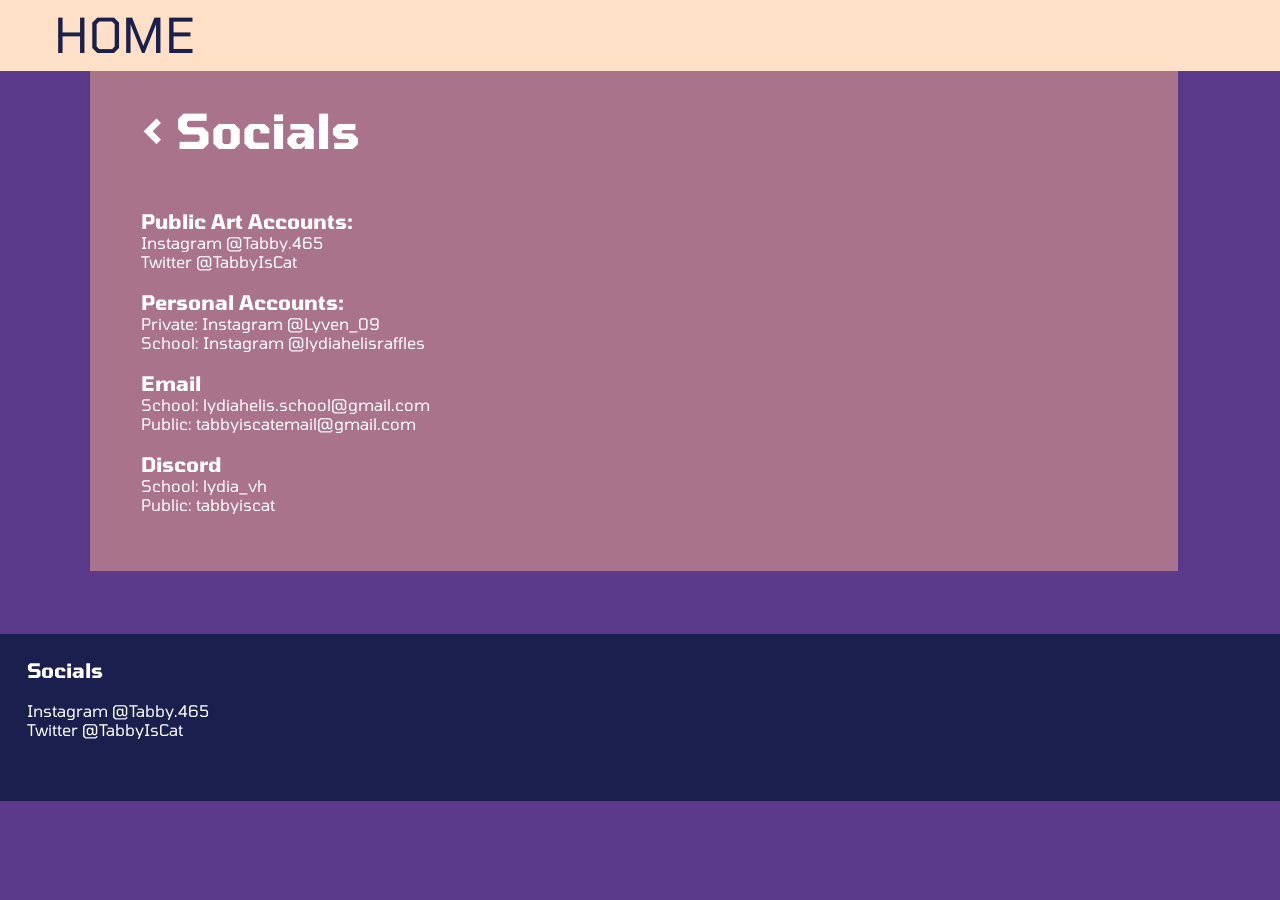
<file: Asg2 FINAL/Socials.html>
<!DOCTYPE html>
<html lang="en">
    <head>
        <meta charset="utf-8">
        <meta name="viewport" content="width=device-width, initial-scale=1">
        <link rel="preconnect" href="https://fonts.googleapis.com">
        <link rel="preconnect" href="https://fonts.gstatic.com" crossorigin>
        <link href="https://fonts.googleapis.com/css2?family=Tomorrow:ital,wght@0,100;0,200;0,300;0,400;0,500;0,600;0,700;0,800;0,900;1,100;1,200;1,300;1,400;1,500;1,600;1,700;1,800;1,900&display=swap" rel="stylesheet">

        <link rel="stylesheet" type="text/css" href="Assets/style.css" />
        <title>Tabby's Cartalogue SOCIALS</title>

        <style>
            body {
                background-color: #5B3A8C;
            }
        </style>
    </head>

    <body>
        <nav>
            <div id="logo_container">
                <a href="index.html" id="logo">HOME</a>
            </div>
        </nav>

        <section id="Otherpage">
            <div id="main_container_bg"></div>
            <main>
                <div>
                    <h1><a href="index.html" class="back_button"> < Socials</a></h1>
                </div>
                <div id="textbox">
                        <h4>Public Art Accounts:</h4>
                        <p>Instagram @Tabby.465<br>Twitter @TabbyIsCat</p><br>
                        <h4>Personal Accounts:</h4>
                        <p>Private: Instagram @Lyven_09<br>School: Instagram @lydiahelisraffles</p><br>
                        <h4>Email</h4>
                        <p>School: lydiahelis.school@gmail.com<br>Public: tabbyiscatemail@gmail.com</p><br>
                        <h4>Discord</h4>
                        <p>School: lydia_vh<br>Public: tabbyiscat</p>
                </div>
            </main>
        </section>

        <footer id="Otherpagefooter">
            <div class="left_foot">
                <h4>Socials</h4><br>
                <p>Instagram @Tabby.465</p>
                <p>Twitter @TabbyIsCat</p>
            </div>
        </footer>
    </body>
</html>
</file>
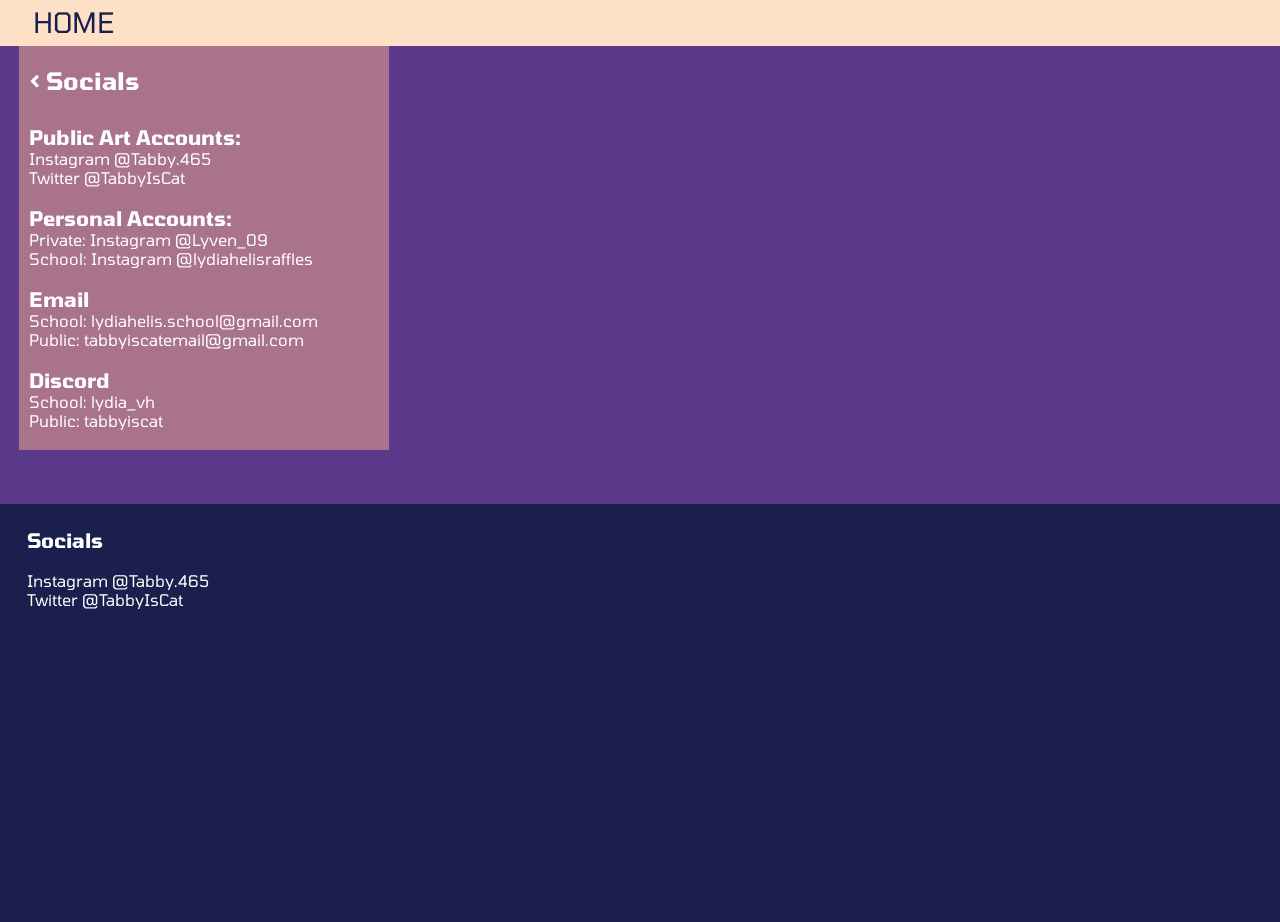
<file: Asg3 FINAL/Socials.html>
<!DOCTYPE html>
<html lang="en">
    <head>
        <meta charset="utf-8">
        <meta name="viewport" content="width=device-width, initial-scale=1">
        <link rel="preconnect" href="https://fonts.googleapis.com">
        <link rel="preconnect" href="https://fonts.gstatic.com" crossorigin>
        <link href="https://fonts.googleapis.com/css2?family=Tomorrow:ital,wght@0,100;0,200;0,300;0,400;0,500;0,600;0,700;0,800;0,900;1,100;1,200;1,300;1,400;1,500;1,600;1,700;1,800;1,900&display=swap" rel="stylesheet">

        <link rel="stylesheet" type="text/css" href="assets/style2.css" />
        <title>Tabby's Cartalogue SOCIALS</title>

        <style>
            body {
                background-color: #5B3A8C;
            }
        </style>
    </head>

    <body>
        <nav>
            <div id="logo_container">
                <a href="index.html" id="logo">HOME</a>
            </div>
        </nav>

        <section>
            <main>
                <div>
                    <h1><a href="index.html" class="back_button"> < Socials</a></h1>
                </div>
                <div id="textbox">
                        <h4>Public Art Accounts:</h4>
                        <p>Instagram @Tabby.465<br>Twitter @TabbyIsCat</p><br>
                        <h4>Personal Accounts:</h4>
                        <p>Private: Instagram @Lyven_09<br>School: Instagram @lydiahelisraffles</p><br>
                        <h4>Email</h4>
                        <p>School: lydiahelis.school@gmail.com<br>Public: tabbyiscatemail@gmail.com</p><br>
                        <h4>Discord</h4>
                        <p>School: lydia_vh<br>Public: tabbyiscat</p>
                </div>
            </main>
        </section>

        <footer id="socialsfooter">
            <div class="left_foot">
                <h4>Socials</h4><br>
                <p>Instagram @Tabby.465</p>
                <p>Twitter @TabbyIsCat</p>
            </div>
        </footer>
    </body>
</html>
</file>
<file: Asg2 FINAL/Assets/style.css>
* {
    margin: 0;
    padding: 0;
    font-family: "Tomorrow", sans-serif;
}

nav {
    position: fixed;
    /* width: 100vw; */
    width: calc(100vw - 24px);
    /* height: 71px; */
    height: calc(71px - 5px);
    background-color: #FDE0C5;
    top: 0;
    left: 0;
    padding-top: 5px;
    padding-left: 24px;
    z-index: 1;
}

#logo_container {
    position: relative;
    width: 200px;
    height: 60px;
    /* background-color: #1A1F4D; */
    text-align: center;
}
#logo {
    color: #1A1F4D;
    text-decoration: none;
    font-size: 48px;
}
#logo:hover {
    font-weight: bold;
}

p {
    font-size: 16px;
    color: white;
}

h2 {
    font-size: 24px;
    font-weight: normal;
}

h4 {
    font-size: 20px;
    color: white;
}

section {
    position: relative;
    /* background-color: #1A1F4D; */
}

#char_sprite_container {
    position: absolute;
    z-index: 0;
    width: 357px;
    height: 751px;
    top: 20px;
    right: 70%;
}
section#Otherpage #char_sprite_container {
    transform: scaleX(-1);
    z-index: 0;
    width: 367px;
    height: 761px;
    top: 30px;
    /* left: 670px; */
    left: 65%;
}

#sprite1pic {
    position: absolute;
    width: 100%;
    height: 100%;
}

#main_container_bg {
    position: absolute;
    height: 722px;
    width: 85%;
    background-color: #AA738C;
    left: 7%;
    z-index: -1;
}
section#Otherpage #main_container_bg {
    /* height: 780px; */
    height: 100%;
    padding-bottom: 57px;
}

main {
    position: relative;
    margin-top: 71px;
    /* height: 722px; */
    height: calc(722px - 30px);
    width: 85%;
    padding-top: 30px;
    left: 7%;
    /* background-color: aqua; */
}
section#indexpage main {
    padding-top: 71px;
}
section#Otherpage main {
    height: 100%;
    padding-left: 51px;
    width: calc(85% - 51px);
}

#textbox {
    position: relative;
    margin-top: 50px;
    /* width: 583px; */
    width: 60%;
    /* height: auto; */
    height: calc(auto - 50px);
    /* background-color: #1A1F4D; */
}

#leftside {
    /* background-color: #1A1F4D; */
    /* opacity: 50%; */
    float: left;
    position: relative;
    display: block;
    left: 6%;
    /* width: 47%; */
    width: 500px;
    height: 480px;
}

#chatbox_container {
    /* width: 499px; */
    width: calc(499px - 10px - 4px - 10px);
    /* height: 266px; */
    height: calc(266px - 5px);
    position: relative;
    /* margin-right: 15%; */
    display: block;
    /* height: 100px; */
    background-color: bisque;
    border: 4px solid #1A1F4D;
    box-shadow: 5px 5px 0 #1A1F4D;
    border-radius: 18px;
    padding-left: 10px;
    padding-right: 10px;
    padding-top: 5px;
}

#title_container {
    width: 40%;
    /* width: 274px; */
    position: relative;
    display: block;
    height: 210px;
    /* margin-left: 50%; */
    margin-left: 250px;
    /* margin-right: 40%; */
    /* background-color: #7984e8; */
}

h1 {
    font-size: 48px;
    color: rgb(255, 255, 255);
}

.back_button {
    text-decoration: none;
    color: white;
}

#btn_container {
    position: relative;
    /* display: inline; */
    /* opacity: 50%; */
    float: right;
    height: 486px;
    width: 44%;
    /* background-color: #5f6279; */
    /* margin-left: 60px; */
    margin-right: 20px;
}

.home_btn {
    position: absolute;
    /* height: 95px; */
    border-style: inset;
    /* width: 361px; */
    width: 75%;
    font-size: 40px;
    text-decoration: none;
    color: black;
    border-radius: 18px;
    background-color: #FCB27A;
    border: 4px solid #1A1F4D;
    box-shadow: 10px 10px 0 #1A1F4D;
    text-align: center;
    padding-top: 20px;
    padding-bottom: 22px;
}

.home_btn:hover {
    background-color: #F47B51;
}

.home_btn:nth-child(1) {
    left: 60px;
}
.home_btn:nth-child(2) {
    top: calc(105px + 22px);
    left: 60px;
}
.home_btn:nth-child(3) {
    top: calc(105px + 22px + 105px + 22px);
    left: 60px;
}
.home_btn:nth-child(4) {
    top: calc(105px + 22px + 105px + 22px + 105px + 22px);
    left: 60px;
}


footer {
    position: relative;
    /* width: 100vw; */
    width: calc(100vw - 24px - 24px);
    /* height: 173px; */
    height: calc(173px - 27px - 27px);
    background-color: #1A1F4D;
    margin-top: 61px;
    padding: 24px 27px;
}
footer#Otherpagefooter {
    margin-top: 120px;
}

@media (max-width: 1126px) {
    #btn_container {
        /* width: 300px; */
        width: 33%;
        margin-right: 4%;
    }

    .home_btn {
        font-size: 24px;
    }
    }

@media (max-width: 970px) {
    main {
        height: 1080px;
    }

    #main_container_bg {
        height: 1150px;
    }

    #btn_container {
        width: 60%;
        float: left;
        margin-left: 20%;
        margin-top: 15px;
        /* background-color: #F47B51; */
    }

    .home_btn {
        width: 320px;
        font-size: 30px;
    }
}

@media (max-width: 870px) {
    section#Otherpage #char_sprite_container {
        display: none;
    }

    #textbox {
        width: 85%;
    }
}

@media (max-width: 650px) {
    nav {
        /* height: 50px; */
        height: calc(50px - 8px);
        padding-top: 8px;
    }

    h1 {
        font-size: 30px;
    }
    h2 {
        font-size: 18px;
    }

    main {
        height: 700px;
    }
    #main_container_bg {
        height: 800px;
    }

    #leftside {
        width: 80%;
        left: 7%;
        /* background-color: #1A1F4D; */
        height: 280px;
    }

    #logo_container {
        width: 100px;
        height: 35px;
    }
    #logo {
        font-size: 28px;
    }

    main {
        margin-top: 46px;
    }

    #char_sprite_container {
    width: 280px;
    height: 580px;
    /* right: 310px; */
    right: 62%;
    }

    #title_container {
        margin-left: 40%;
        height: 150px;
    }

    #chatbox_container {
        /* width: 360px; */
        width: calc(360px - 10px - 10px - 4px);
        height: 100px;
    }
    
    #btn_container {
        width: 30%;
        margin-left: 10%;
        margin-top: 0;
        /* background-color: orange; */
    }

    .home_btn {
        width: 270px;
        /* height: 60px; */
        height: calc(60px - 15px);
        padding-top: 10px;
        padding-bottom: 5px;
    }

    .home_btn:nth-child(2) {
        top: calc(90px);
    }
    .home_btn:nth-child(3) {
        top: calc(90px + 60px + 30px);
    }
    .home_btn:nth-child(4) {
        top: calc(90px + 60px + 30px + 90px);
    }
    }
</file>
<file: Asg2 FINAL/Assets/gstyle.css>
* {
    margin: 0;
    padding: 0;
    font-family: "Tomorrow", sans-serif;
}

nav {
    position: fixed;
    /* width: 100vw; */
    width: calc(100vw - 24px);
    /* height: 71px; */
    height: calc(71px - 5px);
    background-color: #FDE0C5;
    top: 0;
    left: 0;
    padding-top: 5px;
    padding-left: 24px;
    z-index: 1;
}

#logo_container {
    position: relative;
    width: 200px;
    height: 60px;
    /* background-color: #1A1F4D; */
    text-align: center;
}
#logo {
    color: #1A1F4D;
    text-decoration: none;
    font-size: 48px;
}
#logo:hover {
    font-weight: bold;
}

p {
    font-size: 16px;
    color: white;
}

h2 {
    font-size: 20px;
    font-weight: normal;
    color: white;
}

h3 {
    font-size: 16px;
    font-weight: normal;
}

h4 {
    font-size: 20px;
    color: #fff;
}

h1 {
    font-size: 40px;
    color: rgb(255, 255, 255);
}
.back_button {
    text-decoration: none;
    color: white;
}

h5 {
    font-size: 16px;
    color: #fff;
    font-weight: normal;
}

h6 {
    font-size: 12px;
    color: #000000;
    font-weight: normal;    
}

h7 {
    font-size: 16px;
    color: #fff;
    font-weight: normal;       
}
.gallery_button {
    text-decoration: none;
    color: white;
}

section {
    position: relative;
    width: 100vw;
}

main {
    position: relative;
    /* width: 880px; */
    width: 67%;
    margin-left: auto;
    margin-right: auto;
    padding-top: 30px;
    padding-bottom: 30px;
    margin-bottom: 36px;
}

section#first_sect main {
    width: calc(67% - 51px);
    margin-top: 71px;
    padding-left: 51px;
    background-color: #AA738C;
}
section#second_sect main {
    height: 55px;
    padding: 0;
    margin-bottom: 0;
}
section#third_sect main {
    width: calc(67% - 31px);
    padding-left: 31px;
    padding-top: 10px;
    background-color: #AA738C;
}
section#fourth_sect main {
    /* padding-left: 31px;
    padding-top: 13px; */
    width: calc(67% - 31px);
    padding-left: 31px;
    background-color: #AA738C;    
}

#gallopt_parent {
    position: relative;
    height: 100%;
}
#galleryoption_one {
    position: absolute;
    display: inline-block;
    width: 30%;
    height: calc(100% - 20px);
    padding-top: 20px;
    text-align: center;
    background-color: #AA738C;
}
#galleryoption_two {
    position: absolute;
    display: inline-block;
    width: 30%;
    height: calc(100% - 20px);
    padding-top: 20px;
    text-align: center;
    left: 30%;
}
.galleryoption:nth-child(2) {
    left: 190px;
}
.galleryoption:hover {
    background-color: #AA738C;
}
#galleryoption_two:hover {
    background-color: #AA738C;
}
#sortby {
    position: relative;
    display: inline;
    float: right;
    width: 50px;
    height: 100%;
    background-color: #1A1F4D;
}

.cardbase_parent {
    position: relative;
    width: 90%;
    margin-right: auto;
    margin-left: auto;
    margin-top: 10px;
    /* background-color: #6f738f; */
}
section#fourth_sect .cardbase_parent {
    width: calc(90% - 30px);
    padding-left: 30px;
}

.card_portrait43 {
    position: relative;
    display: inline-block;
    height: calc(310px - 10px);
    padding-top: 10px;
    width: calc(220px - 14px);
    padding-left: 14px;
    border: 3px solid #1A1F4D;
    border-radius: 12px;
    box-shadow: 3px 3px #1A1F4D;
    background-color: #fff;
    margin-left: 10px;
    margin-top: 10px;
}
.picparent_p43 {
    position: relative;
    /* background-color: #3f436b; */
    height: 248px;
    width: 187px;
    margin-bottom: 10px;
    /* border: 3px solid #1A1F4D; */
}
.card_portrait43:hover {
    border: 3px solid #FCB27A;
    box-shadow: 4px 4px #F47B51;
}

.card_landscape43 {
    position: relative;
    display: inline-block;
    height: calc(270px - 14px);
    padding-top: 14px;
    /* width: calc(340px - 15px); */
    width: calc(310px - 15px);
    padding-left: 15px;
    background-color: white;
    margin-right: 30px;
    margin-top: 10px;
    border: 3px solid #1A1F4D;
    border-radius: 12px;
    box-shadow: 3px 3px #1A1F4D;
}
.picparent_l43 {
    position: relative;
    height: 202px;
    width: 270px;
    /* background-color: black; */
    margin-bottom: 10px;
    /* border: 4px solid #1A1F4D; */
}
.card_landscape43:hover {
    border: 3px solid #FCB27A;
    box-shadow: 4px 4px #F47B51;
}

.img {
    width: 100%;
    height: 100%;
    border-radius: 15px;
    border: 4px solid #1A1F4D;
}

.modal {
    position: fixed;
    top: 0;
    left: 0;
    right: 0;
    bottom: 0;
    z-index: -1;
    backdrop-filter: blur(10px);
    opacity: 0;
    transition: all 0.3s ease-in-out;
    display: flex;
    align-items: center;
    justify-content: center;
}
.modal.open {
    opacity: 1;
    z-index: 999;
}

.modal_parent {
    /* width: calc(1036px - 70px); */
    width: 75%;
    /* height: 570px; */
    height: calc(570px - 10px);
    margin-left: auto;
    margin-right: auto;
    background-color: aliceblue;
    border: 3px solid #1A1F4D;
    border-radius: 15px;
    box-shadow: 3px 3px #1A1F4D;
    padding-top: 10px;
    overflow-y: scroll;
}

.modal_picture_p {
    position: relative;
    float: left;
    width: 402px;
    /* width: 40%; */
    height: 536px;
    margin-left: 3%;
    margin-bottom: 20px;
    /* background-color: #898b9d; */
}
.modal_picture_l {
    position: relative;
    float: left;
    width: 402px;
    height: 306px;
    margin-left: 2%;
    margin-top: 110px;
}
.img1 {
    border: 3px solid #1A1F4D;
    box-shadow: 3px 3px #1A1F4D;
    width: 100%;
    height: 100%;
}

.modal_description {
    /* width: 459px; */
    width: calc(450px - 10px);
    padding-left: 10px;
    /* height: 536px; */
    height: calc(536px - 10px);
    padding-top: 10px;
    background-color: #AA738C;
    display: inline-block;
    border: 3px solid #1A1F4D;
    border-radius: 15px;
    box-shadow: 3px 3px #1A1F4D;
    margin-left: 20px;
    overflow-y: scroll;
}

.closemodal {
    position: fixed;
    top: 0;
    left: 0;
    right: 0;
    bottom: 0;
    opacity: 0;
    z-index: -1;
}

footer {
    position: relative;
    /* width: 100vw; */
    width: calc(100vw - 24px - 24px);
    /* height: 173px; */
    height: calc(173px - 27px - 27px);
    background-color: #1A1F4D;
    margin-top: 61px;
    padding: 24px 27px;
}

@media (max-width: 1254px) {
    .modal_description {
        margin-left: 3%;
        width: 40%;
    }
}

@media (max-width: 1247px) {
    .card_landscape43 {
        margin-right: 10px;
    }
}

@media (max-width: 1228px) {
    section#fourth_sect .cardbase_parent {
        margin-left: 0;
        padding: 0;
    }
}

@media (max-width: 1180px) {
    .card_landscape43 {
        margin-right: 0;
    }
}

@media (max-width: 1067px) {
    .modal_description {
        width: 30%;
    }
    section#fourth_sect .cardbase_parent {
        margin: 0;
        padding: 0;
    }
}

@media (max-width: 904px) {
    .modal_description {
        width: 402px;
    }
    .modal_picture_l {
        margin-top: 0;
        margin-bottom: 5%;
    }
}

@media (max-width: 850px) {
    nav {
        /* height: 50px; */
        height: calc(50px - 8px);
        padding-top: 8px;
    }

    h1 {
        font-size: 30px;
    }
    h2 {
        font-size: 18px;
    }

    #logo_container {
        width: 100px;
        height: 35px;
    }
    #logo {
        font-size: 28px;
    }

    main {
        width: 78%;
    }
    section#first_sect main {
        margin-top: 46px;
        width: calc(78% - 20px);
        padding-left: 20px;
    }
    section#third_sect main, section#fourth_sect main {
        width: calc(78% - 31px);
    }

    .cardbase_parent {
        margin-left: 0;
        padding-left: 2%;
        width: calc(90% - 2%);
    }
}

@media (max-width: 730px) {
    .cardbase_parent {
        padding-left: 10%;
        width: calc(90% - 10%);
    }
}

@media (max-width: 650px) {
    section#fourth_sect .cardbase_parent {
        margin-left: 0;
        padding-left: 0;
    }

    .picparent_l43 {
        height: 197px;
        width: 267px;
    }
}

@media (max-width: 614px) {
    .modal_picture_p {
        height: 436px;
        width: 324px;
    }
    .modal_picture_l {
        height: 240px;
        width: 324px;
    }
    .modal_description {
        width: 315px;
    }
}
</file>
<file: Asg2 FINAL/Assets/g11style.css>
* {
    margin: 0;
    padding: 0;
    font-family: "Tomorrow", sans-serif;
}

nav {
    position: fixed;
    /* width: 100vw; */
    width: calc(100vw - 24px);
    /* height: 71px; */
    height: calc(71px - 5px);
    background-color: #FDE0C5;
    top: 0;
    left: 0;
    padding-top: 5px;
    padding-left: 24px;
    z-index: 1;
}

#logo_container {
    position: relative;
    width: 200px;
    height: 60px;
    /* background-color: #1A1F4D; */
    text-align: center;
}
#logo {
    color: #1A1F4D;
    text-decoration: none;
    font-size: 48px;
}
#logo:hover {
    font-weight: bold;
}

p {
    font-size: 16px;
    color: white;
}

h2 {
    font-size: 20px;
    font-weight: normal;
    color: white;
}

h3 {
    font-size: 16px;
    font-weight: normal;
}

h4 {
    font-size: 20px;
    color: #fff;
}

h1 {
    font-size: 40px;
    color: rgb(255, 255, 255);
}
.back_button {
    text-decoration: none;
    color: white;
}

h5 {
    font-size: 16px;
    color: #fff;
    font-weight: normal;
}

h6 {
    font-size: 12px;
    color: #000000;
    font-weight: normal;    
}

h7 {
    font-size: 16px;
    color: #fff;
    font-weight: normal;       
}
.gallery_button {
    text-decoration: none;
    color: white;
}

section {
    position: relative;
    width: 100vw;
}

main {
    position: relative;
    /* width: 880px; */
    width: 67%;
    margin-left: auto;
    margin-right: auto;
    padding-top: 30px;
    padding-bottom: 30px;
    margin-bottom: 36px;
}

section#first_sect main {
    width: calc(67% - 51px);
    margin-top: 71px;
    padding-left: 51px;
    background-color: #AA738C;
}
section#second_sect main {
    height: 55px;
    padding: 0;
    margin-bottom: 0;
}
section#third_sect main {
    width: calc(67% - 31px);
    padding-left: 31px;
    padding-top: 10px;
    background-color: #AA738C;
}

#gallopt_parent {
    position: relative;
    height: 100%;
}
#galleryoption_one {
    position: absolute;
    display: inline-block;
    width: 30%;
    height: calc(100% - 20px);
    padding-top: 20px;
    text-align: center;
}
#galleryoption_two {
    position: absolute;
    display: inline-block;
    width: 30%;
    height: calc(100% - 20px);
    padding-top: 20px;
    text-align: center;
    left: 30%;
    background-color: #AA738C;
}
.galleryoption:nth-child(2) {
    left: 190px;
}
.galleryoption:hover {
    background-color: #AA738C;
}
#galleryoption_two:hover {
    background-color: #AA738C;
}
#sortby {
    position: relative;
    display: inline;
    float: right;
    width: 50px;
    height: 100%;
    background-color: #1A1F4D;
}

.cardbase_parent {
    position: relative;
    width: 90%;
    margin-right: auto;
    margin-left: auto;
    margin-top: 10px;
    /* background-color: #6f738f; */
}

.card11 {
    position: relative;
    display: inline-block;
    /* height: 275px; */
    height: calc(275px - 18px - 18px);
    /* width: 220px; */
    width: calc(220px - 11px - 11px);
    background-color: white;
    padding: 11px 11px;
    margin-top: 27px;
    margin-left: 10px;
    border: 3px solid #1A1F4D;
    border-radius: 12px;
    box-shadow: 3px 3px #1A1F4D;
}
.card11:hover {
    border: 3px solid #FCB27A;
    box-shadow: 4px 4px #F47B51;
}
.picparent_11 {
    position: relative;
    height: 190px;
    width: 190px;
    margin-bottom: 12px;
}

.img {
    width: 100%;
    height: 100%;
    border-radius: 15px;
    border: 4px solid #1A1F4D;
}

.modal {
    position: fixed;
    top: 0;
    left: 0;
    right: 0;
    bottom: 0;
    z-index: -1;
    backdrop-filter: blur(10px);
    opacity: 0;
    transition: all 0.3s ease-in-out;
    display: flex;
    align-items: center;
    justify-content: center;
}
.modal.open {
    opacity: 1;
    z-index: 999;
}

.modal_parent {
    /* width: calc(1036px - 70px); */
    width: 75%;
    /* height: 570px; */
    height: calc(570px - 10px);
    margin-left: auto;
    margin-right: auto;
    background-color: aliceblue;
    border: 3px solid #1A1F4D;
    border-radius: 15px;
    box-shadow: 3px 3px #1A1F4D;
    padding-top: 10px;
    overflow-y: scroll;
}

.modal_picture {
    position: relative;
    float: left;
    width: 402px;
    /* width: 40%; */
    height: 402px;
    margin-top: 6%;
    margin-left: 3%;
    margin-bottom: 20px;
    /* background-color: #898b9d; */
}
.img1 {
    border: 3px solid #1A1F4D;
    box-shadow: 3px 3px #1A1F4D;
    width: 100%;
    height: 100%;
}

.modal_description {
    /* width: 459px; */
    width: calc(450px - 10px);
    padding-left: 10px;
    /* height: 536px; */
    height: calc(536px - 10px);
    padding-top: 10px;
    background-color: #AA738C;
    display: inline-block;
    border: 3px solid #1A1F4D;
    border-radius: 15px;
    box-shadow: 3px 3px #1A1F4D;
    margin-left: 20px;
    overflow-y: scroll;
}

.closemodal {
    position: fixed;
    top: 0;
    left: 0;
    right: 0;
    bottom: 0;
    opacity: 0;
    z-index: -1;
}

footer {
    position: relative;
    /* width: 100vw; */
    width: calc(100vw - 24px - 24px);
    /* height: 173px; */
    height: calc(173px - 27px - 27px);
    background-color: #1A1F4D;
    margin-top: 61px;
    padding: 24px 27px;
}

@media (max-width: 1254px) {
    .modal_picture {
        margin-top: 10%;
        height: 320px;
        width: 320px;
    }
    .modal_description {
        margin-left: 3%;
        width: 50%;
    }
}

@media (max-width: 1022px) {
    .modal_picture {
        margin-top: 15%;
    }
    .modal_description {
        width: 40%;
    }
}


@media (max-width: 850px) {
    nav {
        /* height: 50px; */
        height: calc(50px - 8px);
        padding-top: 8px;
    }

    h1 {
        font-size: 30px;
    }
    h2 {
        font-size: 18px;
    }

    #logo_container {
        width: 100px;
        height: 35px;
    }
    #logo {
        font-size: 28px;
    }

    main {
        width: 78%;
    }
    section#first_sect main {
        margin-top: 46px;
        width: calc(78% - 20px);
        padding-left: 20px;
    }
    section#third_sect main, section#fourth_sect main {
        width: calc(78% - 31px);
    }

    .cardbase_parent {
        margin-left: 0;
        padding-left: 2%;
        width: calc(90% - 2%);
    }
}

@media (max-width: 839px) {
    .modal_picture {
        margin-top: 0;
        height: 500px;
        width: 500px;
    }
    .modal_description {
        width: 500px;
    }
}

@media (max-width: 750px) {
    .modal_picture {
        width: 320px;
        height: 320px;
    }
    .modal_description {
        width: 320px;
    }
}

@media (max-width: 730px) {
    .cardbase_parent {
        padding-left: 10%;
        width: calc(90% - 10%);
    }
}
</file>
<file: Asg3 FINAL/assets/style2.css>
* {
    margin: 0;
    padding: 0;
    font-family: "Tomorrow", sans-serif;
}

nav {
    position: fixed;
    /* width: 100vw; */
    width: calc(100vw - 24px);
    /* height: 46px; */
    height: calc(46px - 5px);
    background-color: #FDE0C5;
    top: 0;
    left: 0;
    padding-top: 5px;
    padding-left: 24px;
    z-index: 1;
}

#logo_container {
    position: relative;
    width: 100px;
    height: 35px;
    /* background-color: #1A1F4D; */
    text-align: center;
}
#logo {
    color: #1A1F4D;
    text-decoration: none;
    font-size: 28px;
}
#logo:hover {
    font-weight: bold;
}

p {
    font-size: 16px;
    color: white;
}

h2 {
    font-size: 20px;
    font-weight: normal;
}

h4 {
    font-size: 20px;
    color: white;
}

section {
    position: relative;
    margin-left: auto;
    margin-right: auto;
    width: 100vw;
    height: auto;
}

#char_sprite_container {
    position: absolute;
    width: 280px;
    height: 580px;
    top: 30px;
    transform: scaleX(-1);
    z-index: -1;
}

#sprite1pic {
    position: absolute;
    width: 100%;
    height: 100%;
    opacity: 0%;
}

main {
    position: relative;
    /* height: auto; */
    height: calc(auto - 20px - 20px);
    /* width: 370px; */
    width: calc(370px - 10px);
    background-color: #AA738C;
    padding-top: 20px;
    padding-left: 10px;
    padding-bottom: 20px;
    left: 19px;
    top: 46px;
}

#textbox {
    position: relative;
    margin-top: 30px;
    width: 340px;
    /* height: auto; */
    height: calc(auto - 50px);
}

#leftup_side {
    position: absolute;
    width: 274px;
    left: 306px;
}

#leftdown_side {
    position: absolute;
    width: 499px;
    background-color: bisque;
    top: 280px;
    z-index: 0;
}
#leftdown_side:nth-child(1) {
    top: 220px;
}

#chatbox_container {
    width: 499px;
    height: 266px;
}

#title_container {
    width: 274px;
    height: 210px;
}

h1 {
    font-size: 24px;
    color: rgb(255, 255, 255);
}

.back_button {
    text-decoration: none;
    color: white;
    z-index: 1;
}

#btn_container {
    position: relative;
    float: right;
    height: 486px;
    width: 446px;
}

.home_btn {
    position: absolute;
    height: 95px;
    border-style: inset;
    width: 361px;
    font-size: 40px;
    text-decoration: none;
    color: black;
    border-radius: 18px;
    background-color: #FCB27A;
    border: 4px solid #1A1F4D;
    box-shadow: 10px 10px 0#1A1F4D;
}

.home_btn:hover {
    background-color: #F47B51;
}

.home_btn:nth-child(1) {
    left: 75px;
}
.home_btn:nth-child(2) {
    top: calc(105px + 22px);
    left: 75px;
}
.home_btn:nth-child(3) {
    top: calc(105px + 22px + 105px + 22px);
    left: 75px;
}
.home_btn:nth-child(4) {
    top: calc(105px + 22px + 105px + 22px + 105px + 22px);
    left: 75px;
}

footer {
    position: relative;
    /* width: 100vw; */
    width: calc(100vw - 24px - 24px);
    /* height: 173px; */
    height: calc(173px - 27px - 27px);
    background-color: #1A1F4D;
    margin-top: 100px;
    padding: 24px 27px;
}

footer#socialsfooter {
    height: 370px;
}
</file>
